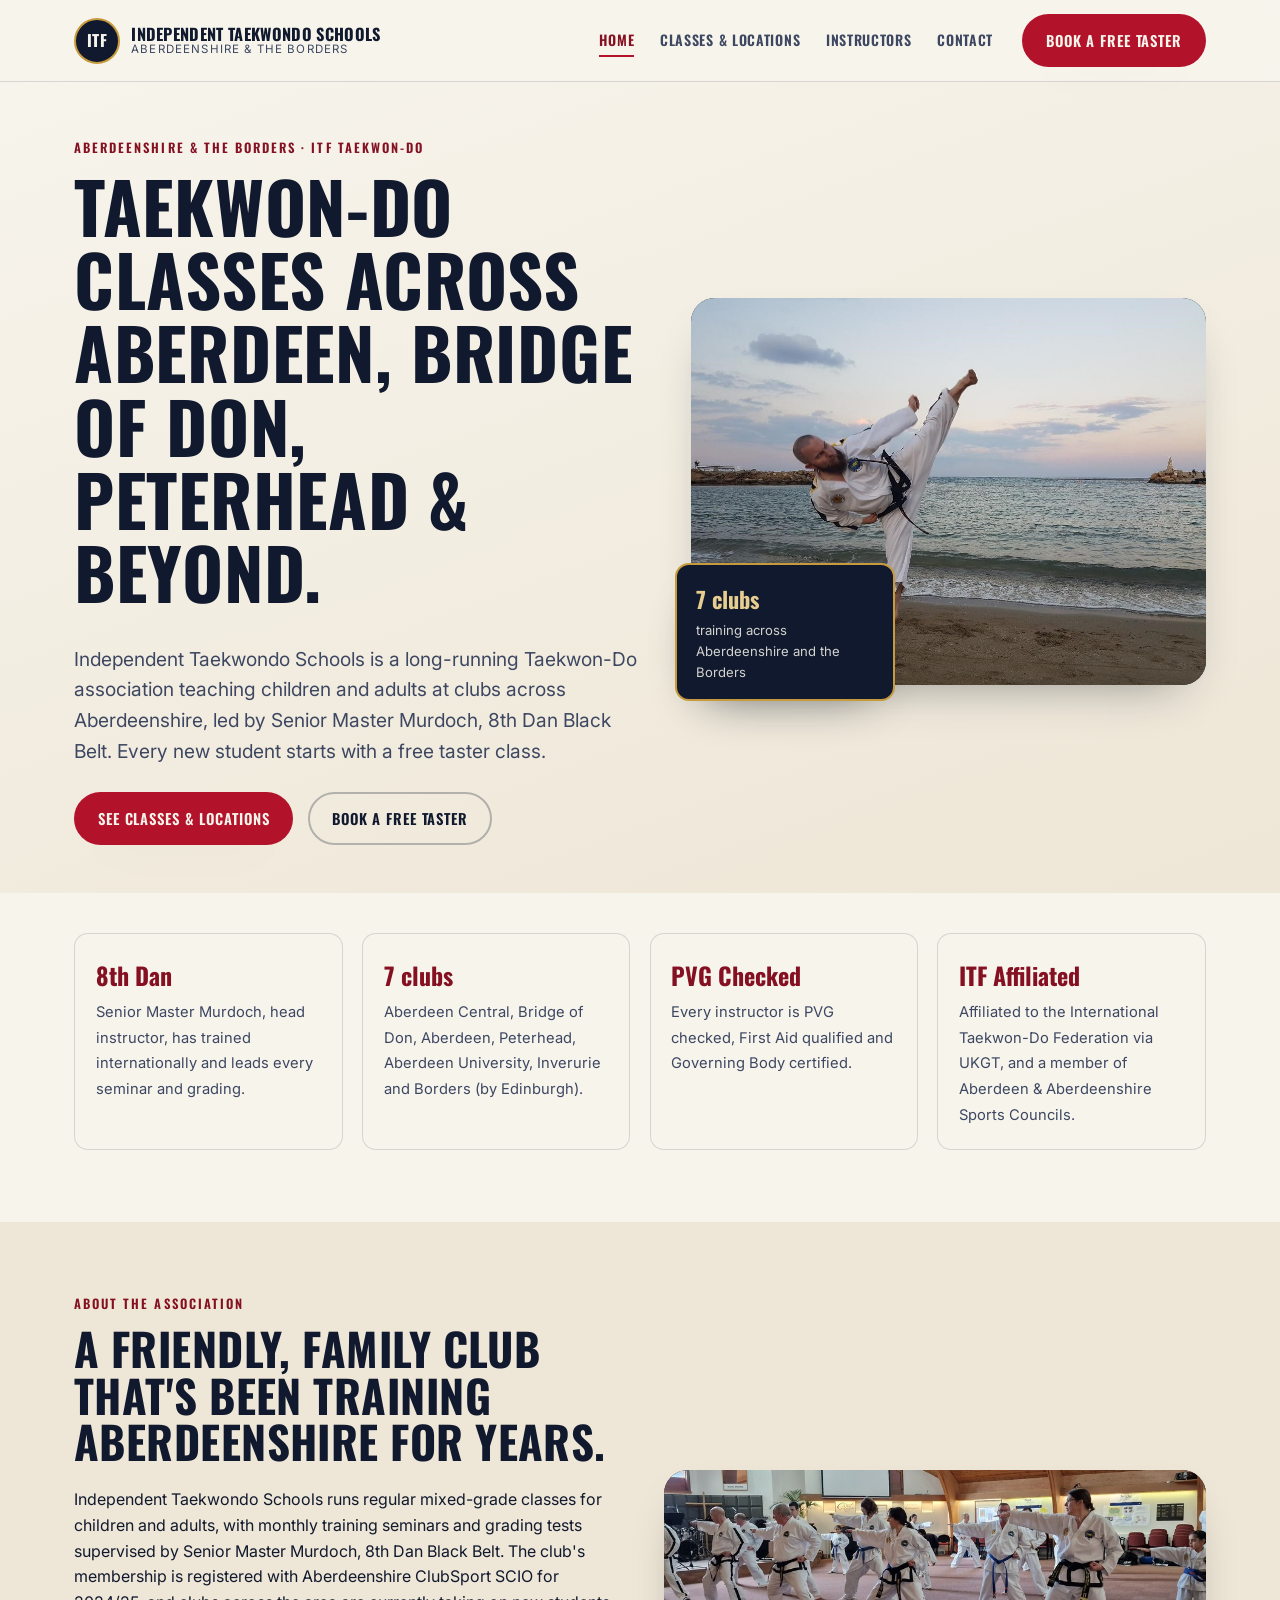
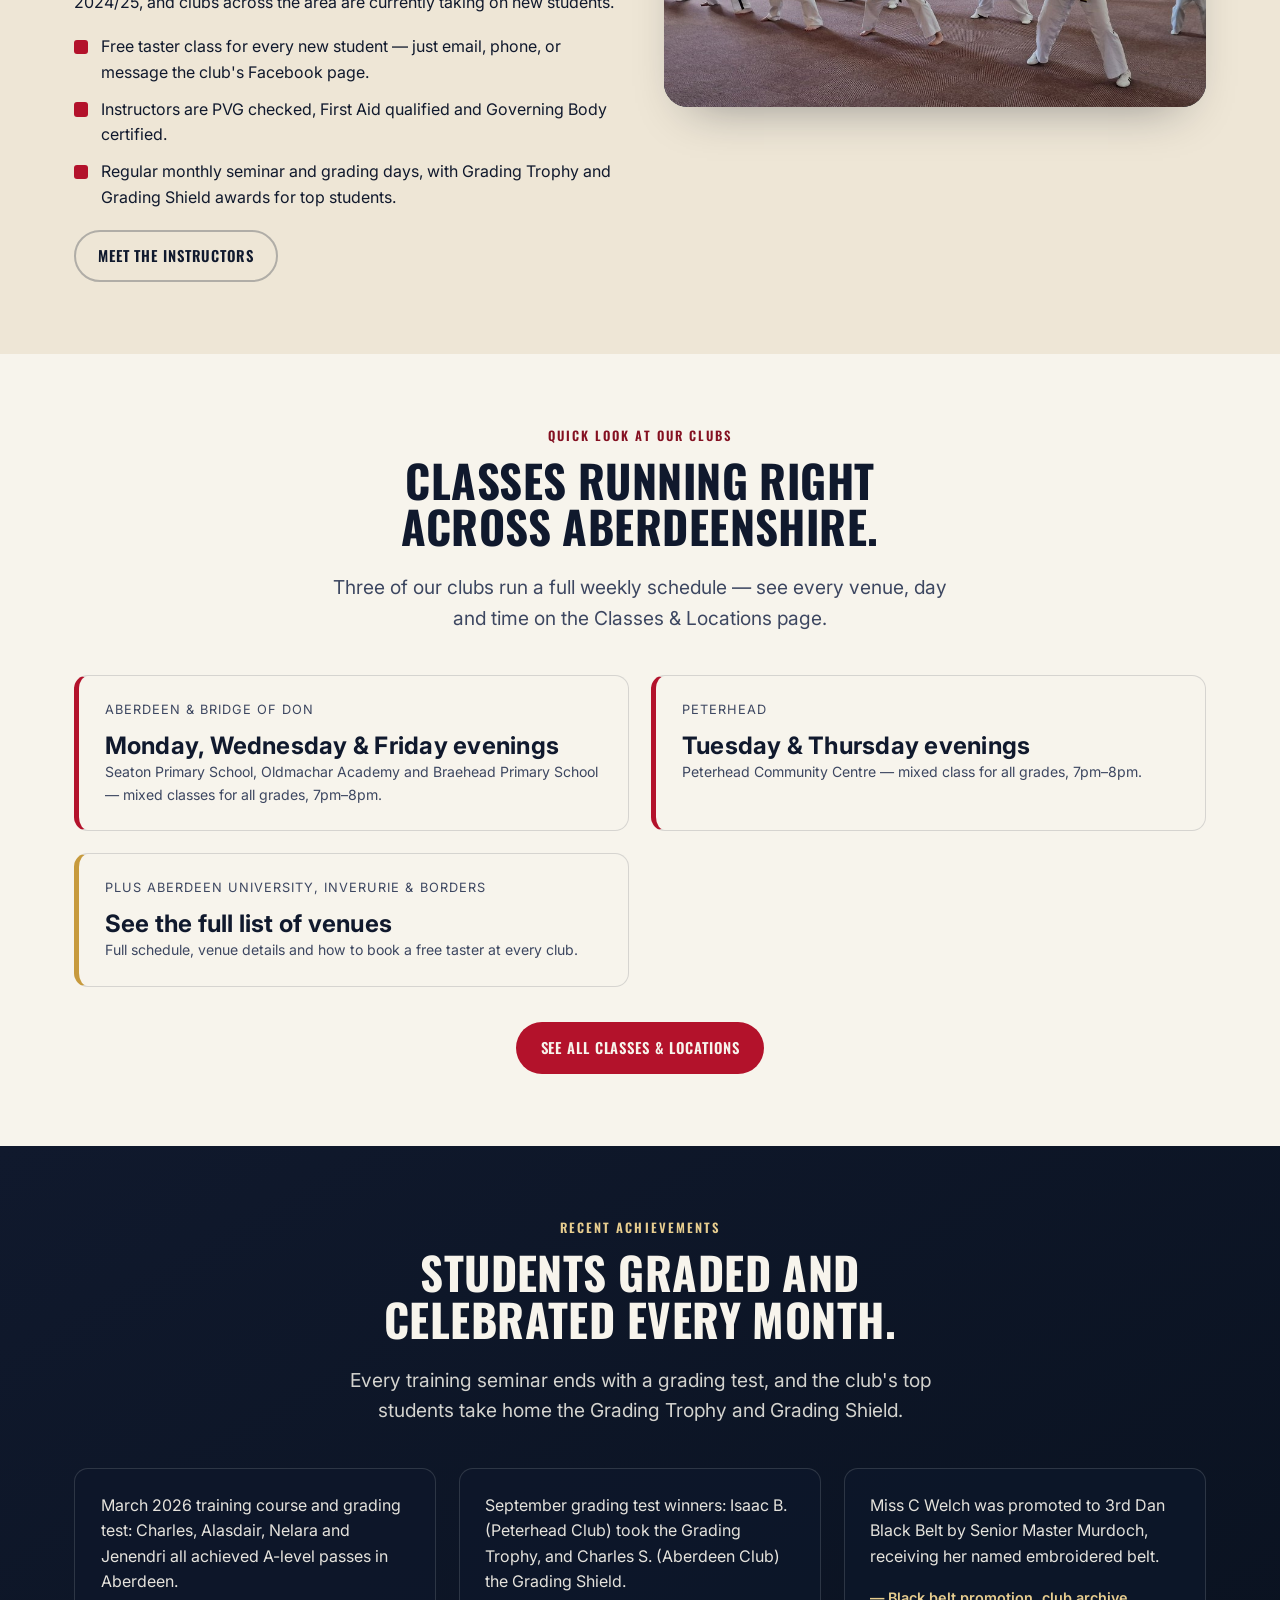
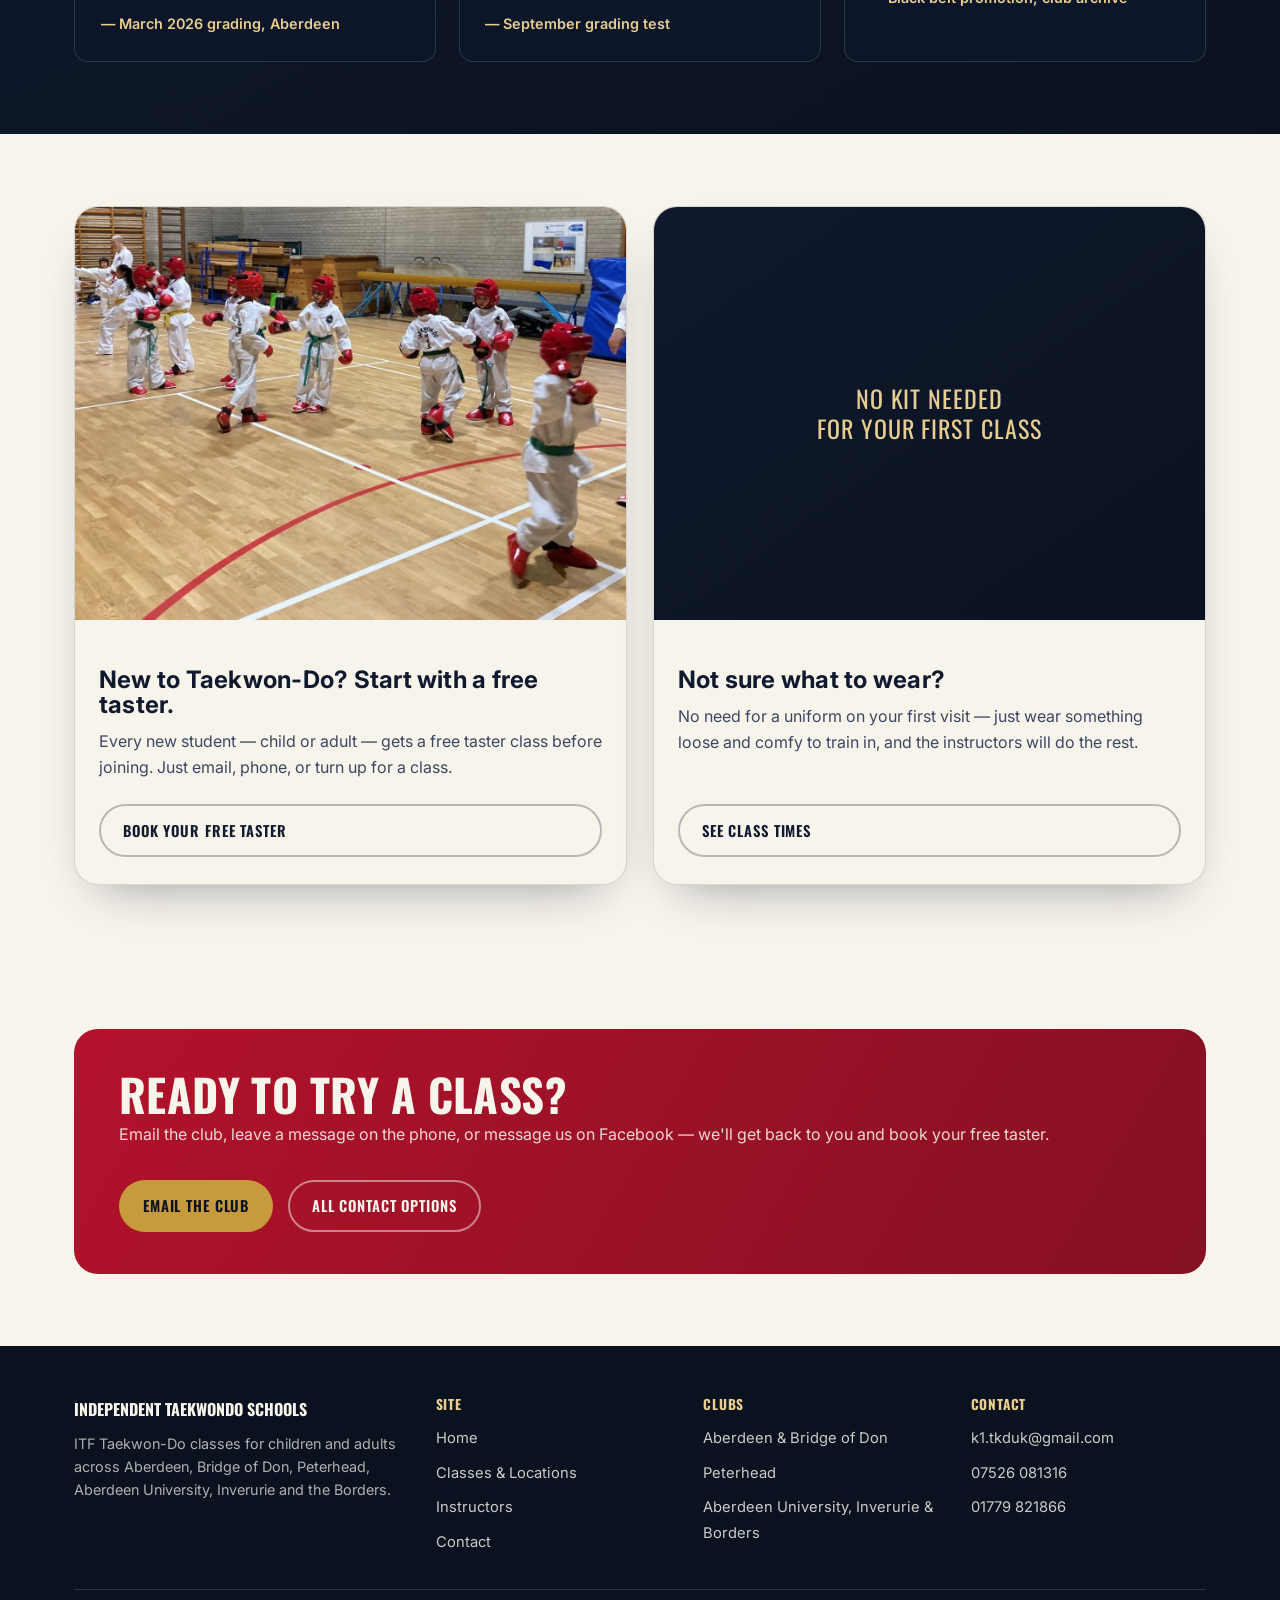
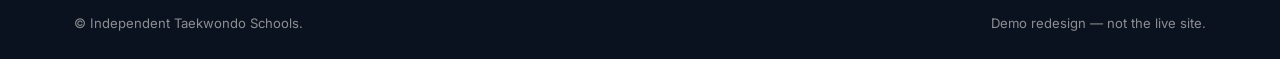
<file: index.html>
<!DOCTYPE html>
<html lang="en">
<head>
<meta charset="UTF-8">
<meta name="viewport" content="width=device-width, initial-scale=1.0">
<title>Independent Taekwondo Schools — ITF Taekwon-Do Classes Across Aberdeenshire</title>
<meta name="description" content="Independent Taekwondo Schools — a long-running ITF Taekwon-Do association teaching children and adults across Aberdeen, Bridge of Don, Peterhead, Aberdeen University, Inverurie and the Borders. Free taster class, PVG-checked instructors.">
<link rel="preconnect" href="https://fonts.googleapis.com">
<link rel="preconnect" href="https://fonts.gstatic.com" crossorigin>
<link href="https://fonts.googleapis.com/css2?family=Oswald:wght@500;600;700&family=Inter:wght@400;500;600;700&display=swap" rel="stylesheet">
<link rel="stylesheet" href="assets/css/style.css">
</head>
<body>

<header class="site-header">
  <div class="wrap">
    <a class="brand" href="index.html">
      <span class="brand-mark" aria-hidden="true">ITF</span>
      <span class="brand-text">
        <strong>Independent Taekwondo Schools</strong>
        <span>Aberdeenshire &amp; the Borders</span>
      </span>
    </a>
    <nav class="main-nav" id="main-nav">
      <ul>
        <li><a href="index.html" aria-current="page">Home</a></li>
        <li><a href="classes.html">Classes &amp; Locations</a></li>
        <li><a href="instructors.html">Instructors</a></li>
        <li><a href="contact.html">Contact</a></li>
      </ul>
      <a class="btn btn-primary" href="mailto:k1.tkduk@gmail.com?subject=Free%20taster%20class%20enquiry">Book a free taster</a>
    </nav>
    <button class="nav-toggle" aria-label="Toggle menu" aria-expanded="false" aria-controls="main-nav">
      <span></span><span></span><span></span>
    </button>
  </div>
</header>

<main>

  <section class="hero">
    <div class="wrap">
      <div class="hero-copy" data-reveal>
        <p class="eyebrow">Aberdeenshire &amp; the Borders · ITF Taekwon-Do</p>
        <h1>Taekwon-Do classes across Aberdeen, Bridge of Don, Peterhead &amp; beyond.</h1>
        <p class="lead">Independent Taekwondo Schools is a long-running Taekwon-Do association teaching children and adults at clubs across Aberdeenshire, led by Senior Master Murdoch, 8th Dan Black Belt. Every new student starts with a free taster class.</p>
        <div class="hero-actions">
          <a class="btn btn-primary" href="classes.html">See classes &amp; locations</a>
          <a class="btn btn-ghost" href="contact.html">Book a free taster</a>
        </div>
      </div>
      <div class="hero-media" data-reveal>
        <div class="frame">
          <img src="assets/img/hero-beach-kick.jpg" alt="A Taekwon-Do black belt performing a high turning kick on a beach at dusk" width="1024" height="768">
        </div>
        <div class="badge">
          <strong class="tabular">7 clubs</strong>
          <span>training across Aberdeenshire and the Borders</span>
        </div>
      </div>
    </div>
  </section>

  <section class="section" style="padding-top:2.5rem;">
    <div class="wrap">
      <div class="stat-row" data-reveal>
        <div class="stat-card">
          <strong>8th Dan</strong>
          <span>Senior Master Murdoch, head instructor, has trained internationally and leads every seminar and grading.</span>
        </div>
        <div class="stat-card">
          <strong class="tabular">7 clubs</strong>
          <span>Aberdeen Central, Bridge of Don, Aberdeen, Peterhead, Aberdeen University, Inverurie and Borders (by Edinburgh).</span>
        </div>
        <div class="stat-card">
          <strong>PVG Checked</strong>
          <span>Every instructor is PVG checked, First Aid qualified and Governing Body certified.</span>
        </div>
        <div class="stat-card">
          <strong>ITF Affiliated</strong>
          <span>Affiliated to the International Taekwon-Do Federation via UKGT, and a member of Aberdeen &amp; Aberdeenshire Sports Councils.</span>
        </div>
      </div>
    </div>
  </section>

  <section class="section section-alt">
    <div class="wrap split">
      <div class="copy" data-reveal>
        <p class="eyebrow">About the association</p>
        <h2>A friendly, family club that's been training Aberdeenshire for years.</h2>
        <p>Independent Taekwondo Schools runs regular mixed-grade classes for children and adults, with monthly training seminars and grading tests supervised by Senior Master Murdoch, 8th Dan Black Belt. The club's membership is registered with Aberdeenshire ClubSport SCIO for 2024/25, and clubs across the area are currently taking on new students.</p>
        <ul class="check-list">
          <li>Free taster class for every new student — just email, phone, or message the club's Facebook page.</li>
          <li>Instructors are PVG checked, First Aid qualified and Governing Body certified.</li>
          <li>Regular monthly seminar and grading days, with Grading Trophy and Grading Shield awards for top students.</li>
        </ul>
        <a class="btn btn-ghost" href="instructors.html">Meet the instructors</a>
      </div>
      <div class="media" data-reveal>
        <div class="frame wide">
          <img src="assets/img/hall-pattern-practice.jpg" alt="Instructors and students of mixed grades practising a Taekwon-Do pattern together in a training hall" width="1024" height="391" loading="lazy">
        </div>
      </div>
    </div>
  </section>

  <section class="section">
    <div class="wrap">
      <div class="section-head center" data-reveal>
        <p class="eyebrow" style="text-align:center;">Quick look at our clubs</p>
        <h2>Classes running right across Aberdeenshire.</h2>
        <p class="lead" style="margin-inline:auto;">Three of our clubs run a full weekly schedule — see every venue, day and time on the Classes &amp; Locations page.</p>
      </div>
      <div class="venue-grid" data-reveal>
        <div class="venue-card">
          <span class="venue-area">Aberdeen &amp; Bridge of Don</span>
          <h3>Monday, Wednesday &amp; Friday evenings</h3>
          <p class="venue-note">Seaton Primary School, Oldmachar Academy and Braehead Primary School — mixed classes for all grades, 7pm–8pm.</p>
        </div>
        <div class="venue-card">
          <span class="venue-area">Peterhead</span>
          <h3>Tuesday &amp; Thursday evenings</h3>
          <p class="venue-note">Peterhead Community Centre — mixed class for all grades, 7pm–8pm.</p>
        </div>
        <div class="venue-card linked">
          <span class="venue-area">Plus Aberdeen University, Inverurie &amp; Borders</span>
          <h3>See the full list of venues</h3>
          <p class="venue-note">Full schedule, venue details and how to book a free taster at every club.</p>
        </div>
      </div>
      <div style="text-align:center; margin-top:2.2rem;" data-reveal>
        <a class="btn btn-primary" href="classes.html">See all classes &amp; locations</a>
      </div>
    </div>
  </section>

  <section class="section section-dark">
    <div class="wrap">
      <div class="section-head center" data-reveal>
        <p class="eyebrow" style="text-align:center;">Recent achievements</p>
        <h2>Students graded and celebrated every month.</h2>
        <p class="lead" style="margin-inline:auto; color:color-mix(in oklab, var(--paper) 85%, transparent);">Every training seminar ends with a grading test, and the club's top students take home the Grading Trophy and Grading Shield.</p>
      </div>
      <div class="quote-grid" data-reveal>
        <div class="quote-card">
          <p>March 2026 training course and grading test: Charles, Alasdair, Nelara and Jenendri all achieved A-level passes in Aberdeen.</p>
          <cite>— March 2026 grading, Aberdeen</cite>
        </div>
        <div class="quote-card">
          <p>September grading test winners: Isaac B. (Peterhead Club) took the Grading Trophy, and Charles S. (Aberdeen Club) the Grading Shield.</p>
          <cite>— September grading test</cite>
        </div>
        <div class="quote-card">
          <p>Miss C Welch was promoted to 3rd Dan Black Belt by Senior Master Murdoch, receiving her named embroidered belt.</p>
          <cite>— Black belt promotion, club archive</cite>
        </div>
      </div>
    </div>
  </section>

  <section class="section">
    <div class="wrap">
      <div class="card-grid two" data-reveal>
        <article class="card">
          <div class="thumb">
            <img src="assets/img/junior-sparring-headgear.jpg" alt="Junior Taekwon-Do students sparring with protective head, hand and foot guards" width="900" height="475" loading="lazy">
          </div>
          <div class="card-body">
            <h3>New to Taekwon-Do? Start with a free taster.</h3>
            <p>Every new student — child or adult — gets a free taster class before joining. Just email, phone, or turn up for a class.</p>
            <a class="btn btn-ghost" href="contact.html">Book your free taster</a>
          </div>
        </article>
        <article class="card">
          <div class="thumb panel" aria-hidden="true">
            <span class="panel-mark">No kit needed<br>for your first class</span>
          </div>
          <div class="card-body">
            <h3>Not sure what to wear?</h3>
            <p>No need for a uniform on your first visit — just wear something loose and comfy to train in, and the instructors will do the rest.</p>
            <a class="btn btn-ghost" href="classes.html">See class times</a>
          </div>
        </article>
      </div>
    </div>
  </section>

  <section class="section">
    <div class="wrap">
      <div class="cta-band" data-reveal>
        <div>
          <h2>Ready to try a class?</h2>
          <p>Email the club, leave a message on the phone, or message us on Facebook — we'll get back to you and book your free taster.</p>
        </div>
        <div class="actions">
          <a class="btn btn-on-dark" href="mailto:k1.tkduk@gmail.com?subject=Free%20taster%20class%20enquiry">Email the club</a>
          <a class="btn btn-ghost" style="border-color:rgba(247,244,236,0.5); color:var(--paper);" href="contact.html">All contact options</a>
        </div>
      </div>
    </div>
  </section>

</main>

<footer class="site-footer">
  <div class="wrap">
    <div class="footer-grid">
      <div class="footer-brand">
        <strong>Independent Taekwondo Schools</strong>
        <p>ITF Taekwon-Do classes for children and adults across Aberdeen, Bridge of Don, Peterhead, Aberdeen University, Inverurie and the Borders.</p>
      </div>
      <div class="footer-col">
        <h4>Site</h4>
        <ul>
          <li><a href="index.html">Home</a></li>
          <li><a href="classes.html">Classes &amp; Locations</a></li>
          <li><a href="instructors.html">Instructors</a></li>
          <li><a href="contact.html">Contact</a></li>
        </ul>
      </div>
      <div class="footer-col">
        <h4>Clubs</h4>
        <ul>
          <li><a href="classes.html#aberdeen">Aberdeen &amp; Bridge of Don</a></li>
          <li><a href="classes.html#peterhead">Peterhead</a></li>
          <li><a href="classes.html#more-clubs">Aberdeen University, Inverurie &amp; Borders</a></li>
        </ul>
      </div>
      <div class="footer-col">
        <h4>Contact</h4>
        <ul>
          <li><a href="mailto:k1.tkduk@gmail.com">k1.tkduk@gmail.com</a></li>
          <li><a href="tel:07526081316">07526 081316</a></li>
          <li><a href="tel:01779821866">01779 821866</a></li>
        </ul>
      </div>
    </div>
    <div class="footer-bottom">
      <span>&copy; Independent Taekwondo Schools.</span>
      <span>Demo redesign — not the live site.</span>
    </div>
  </div>
</footer>

<script src="assets/js/main.js"></script>
</body>
</html>
</file>
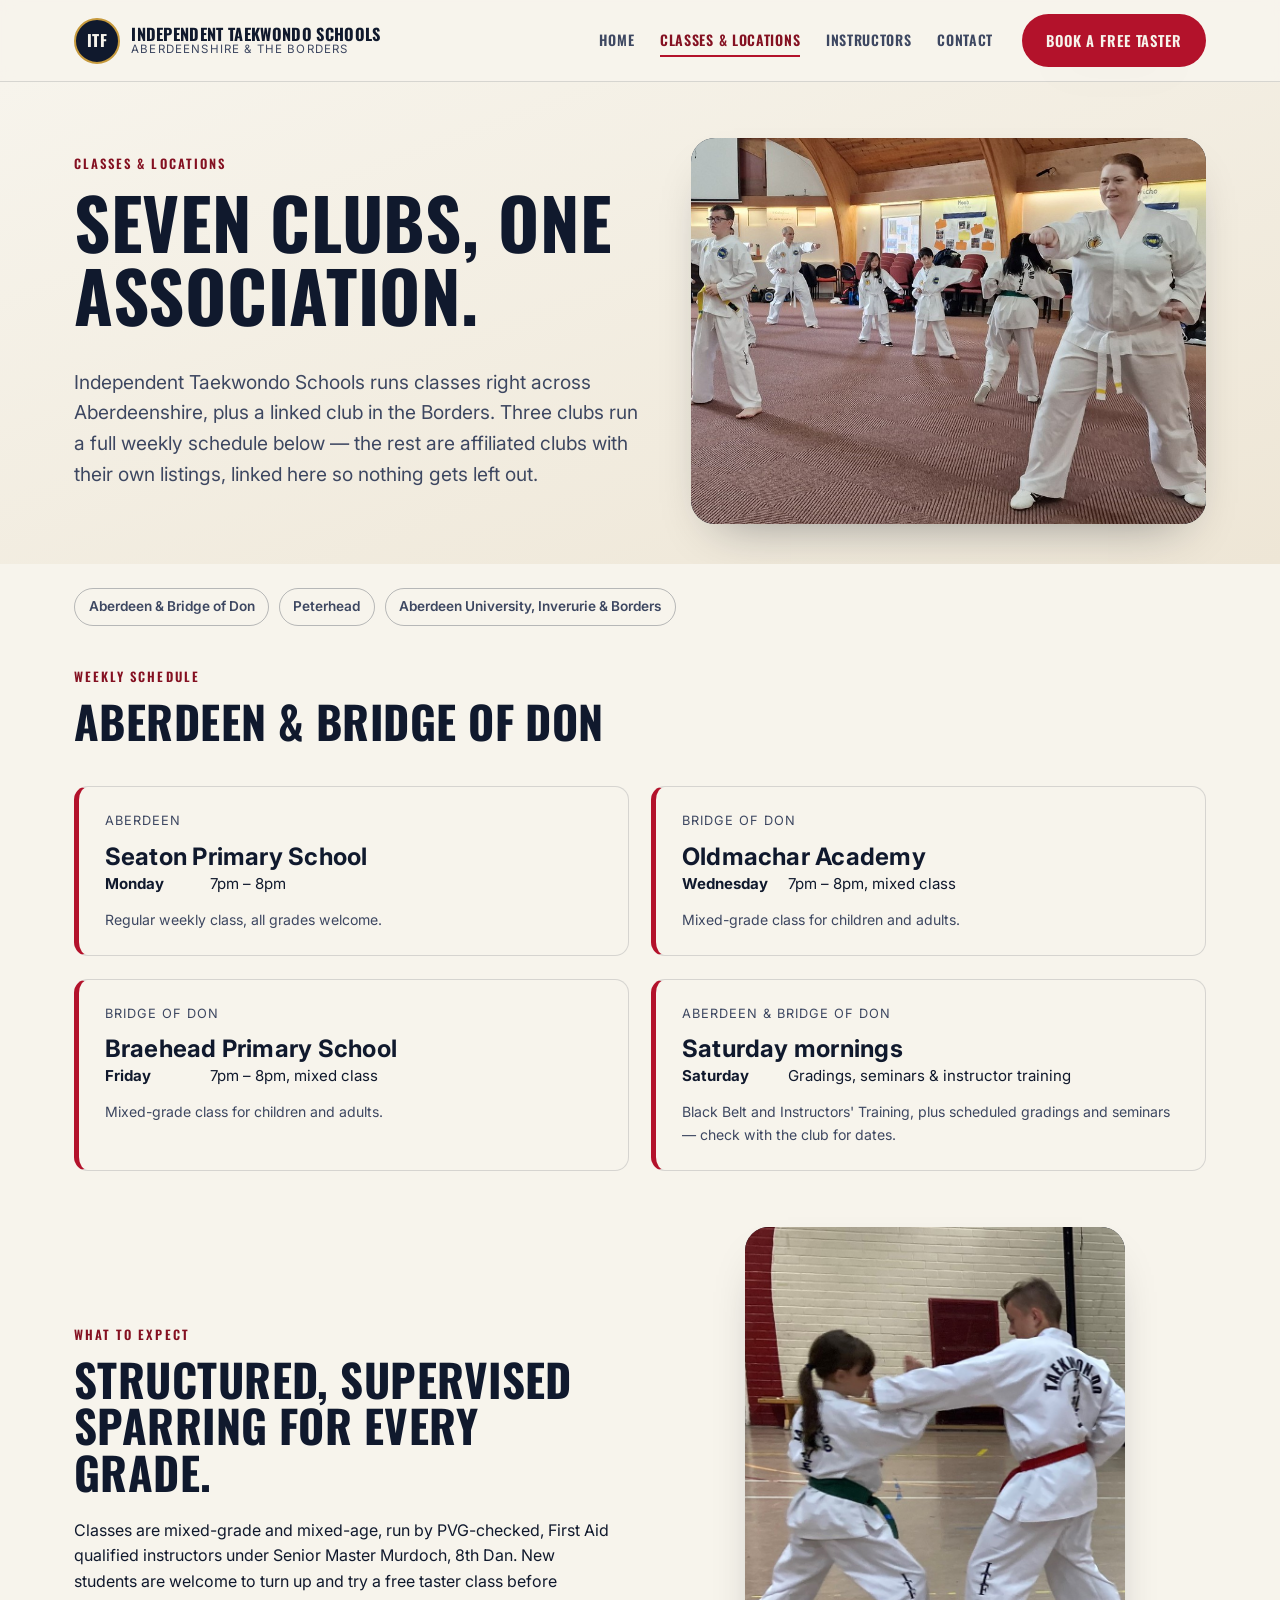
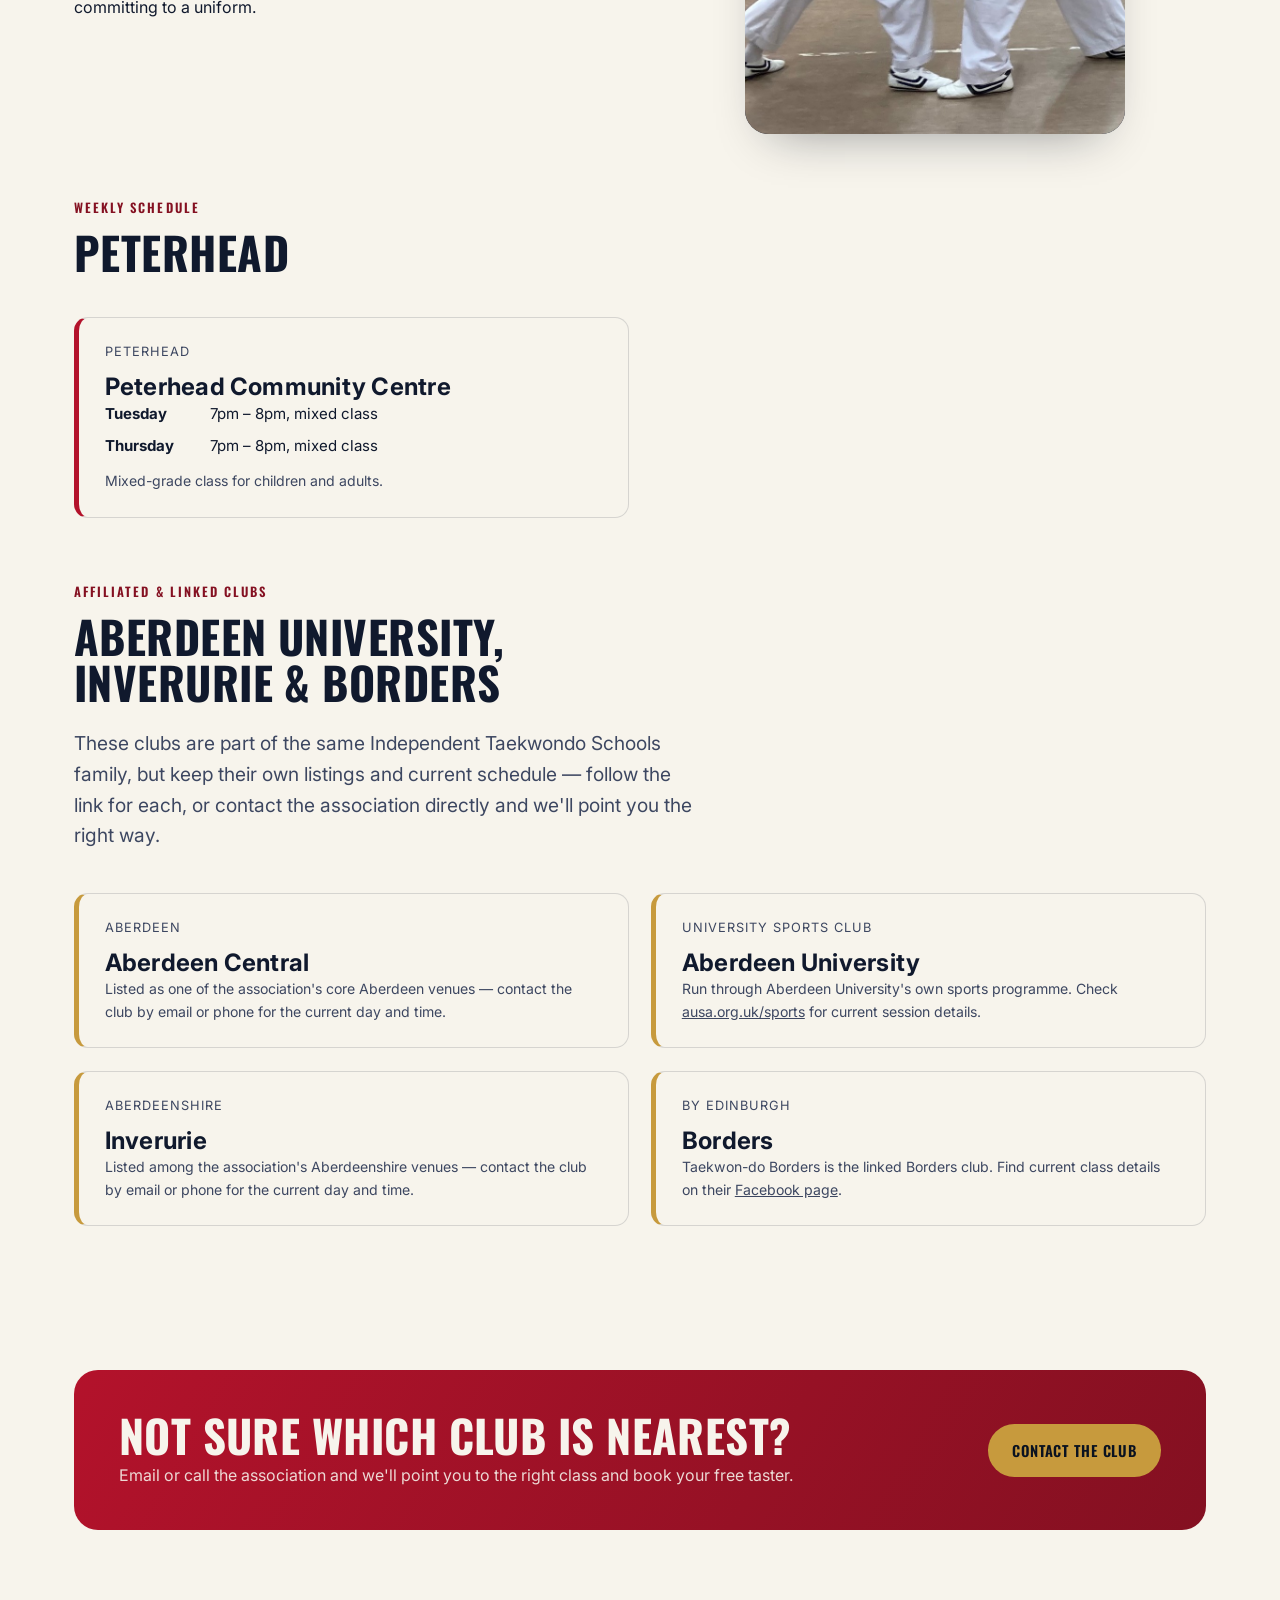
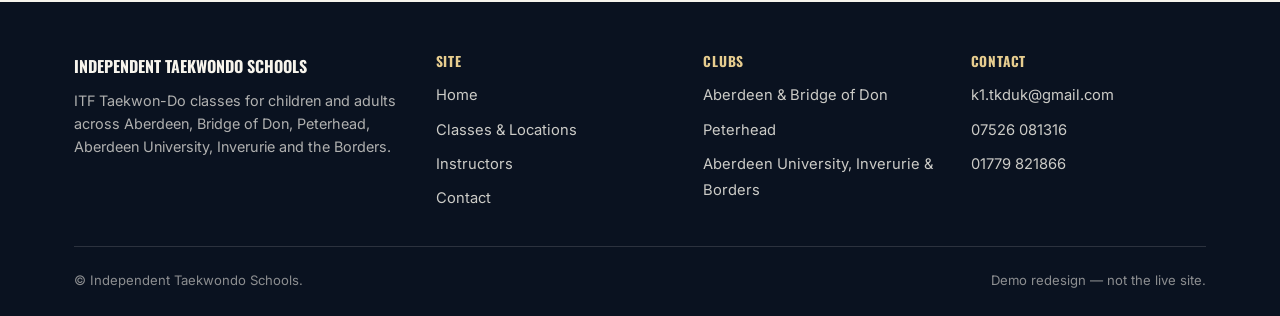
<file: classes.html>
<!DOCTYPE html>
<html lang="en">
<head>
<meta charset="UTF-8">
<meta name="viewport" content="width=device-width, initial-scale=1.0">
<title>Classes &amp; Locations — Independent Taekwondo Schools</title>
<meta name="description" content="Taekwon-Do class times and venues for Independent Taekwondo Schools: Aberdeen, Bridge of Don, Peterhead, Aberdeen University, Inverurie and Borders (by Edinburgh).">
<link rel="preconnect" href="https://fonts.googleapis.com">
<link rel="preconnect" href="https://fonts.gstatic.com" crossorigin>
<link href="https://fonts.googleapis.com/css2?family=Oswald:wght@500;600;700&family=Inter:wght@400;500;600;700&display=swap" rel="stylesheet">
<link rel="stylesheet" href="assets/css/style.css">
</head>
<body>

<header class="site-header">
  <div class="wrap">
    <a class="brand" href="index.html">
      <span class="brand-mark" aria-hidden="true">ITF</span>
      <span class="brand-text">
        <strong>Independent Taekwondo Schools</strong>
        <span>Aberdeenshire &amp; the Borders</span>
      </span>
    </a>
    <nav class="main-nav" id="main-nav">
      <ul>
        <li><a href="index.html">Home</a></li>
        <li><a href="classes.html" aria-current="page">Classes &amp; Locations</a></li>
        <li><a href="instructors.html">Instructors</a></li>
        <li><a href="contact.html">Contact</a></li>
      </ul>
      <a class="btn btn-primary" href="mailto:k1.tkduk@gmail.com?subject=Free%20taster%20class%20enquiry">Book a free taster</a>
    </nav>
    <button class="nav-toggle" aria-label="Toggle menu" aria-expanded="false" aria-controls="main-nav">
      <span></span><span></span><span></span>
    </button>
  </div>
</header>

<main>

  <section class="hero" style="padding-bottom: 2.5rem;">
    <div class="wrap">
      <div class="hero-copy" data-reveal>
        <p class="eyebrow">Classes &amp; Locations</p>
        <h1>Seven clubs, one association.</h1>
        <p class="lead">Independent Taekwondo Schools runs classes right across Aberdeenshire, plus a linked club in the Borders. Three clubs run a full weekly schedule below — the rest are affiliated clubs with their own listings, linked here so nothing gets left out.</p>
      </div>
      <div class="hero-media" data-reveal>
        <div class="frame">
          <img src="assets/img/training-hall-group.jpg" alt="A mixed class of adults and children in Taekwon-Do uniforms training together in a school hall" width="1024" height="639">
        </div>
      </div>
    </div>
  </section>

  <section class="section" style="padding-top:1.5rem;">
    <div class="wrap">

      <nav class="venue-jump scroll-thin" aria-label="Jump to club">
        <a href="#aberdeen">Aberdeen &amp; Bridge of Don</a>
        <a href="#peterhead">Peterhead</a>
        <a href="#more-clubs">Aberdeen University, Inverurie &amp; Borders</a>
      </nav>

      <div class="section-head" id="aberdeen" data-reveal>
        <p class="eyebrow">Weekly schedule</p>
        <h2>Aberdeen &amp; Bridge of Don</h2>
      </div>
      <div class="venue-grid" data-reveal>
        <div class="venue-card">
          <span class="venue-area">Aberdeen</span>
          <h3>Seaton Primary School</h3>
          <ul class="venue-schedule">
            <li><strong>Monday</strong><span>7pm – 8pm</span></li>
          </ul>
          <p class="venue-note">Regular weekly class, all grades welcome.</p>
        </div>
        <div class="venue-card">
          <span class="venue-area">Bridge of Don</span>
          <h3>Oldmachar Academy</h3>
          <ul class="venue-schedule">
            <li><strong>Wednesday</strong><span>7pm – 8pm, mixed class</span></li>
          </ul>
          <p class="venue-note">Mixed-grade class for children and adults.</p>
        </div>
        <div class="venue-card">
          <span class="venue-area">Bridge of Don</span>
          <h3>Braehead Primary School</h3>
          <ul class="venue-schedule">
            <li><strong>Friday</strong><span>7pm – 8pm, mixed class</span></li>
          </ul>
          <p class="venue-note">Mixed-grade class for children and adults.</p>
        </div>
        <div class="venue-card">
          <span class="venue-area">Aberdeen &amp; Bridge of Don</span>
          <h3>Saturday mornings</h3>
          <ul class="venue-schedule">
            <li><strong>Saturday</strong><span>Gradings, seminars &amp; instructor training</span></li>
          </ul>
          <p class="venue-note">Black Belt and Instructors' Training, plus scheduled gradings and seminars — check with the club for dates.</p>
        </div>
      </div>

      <div class="split" style="margin-top:3.5rem;" data-reveal>
        <div class="copy">
          <p class="eyebrow">What to expect</p>
          <h2>Structured, supervised sparring for every grade.</h2>
          <p>Classes are mixed-grade and mixed-age, run by PVG-checked, First Aid qualified instructors under Senior Master Murdoch, 8th Dan. New students are welcome to turn up and try a free taster class before committing to a uniform.</p>
        </div>
        <div class="media">
          <div class="frame tall" style="max-width: 380px; margin-inline:auto;">
            <img src="assets/img/sparring-pair.jpg" alt="Two Taekwon-Do students, a green belt and a red belt, practising sparring technique" width="885" height="1080" loading="lazy">
          </div>
        </div>
      </div>

      <div class="section-head" id="peterhead" style="margin-top:4rem;" data-reveal>
        <p class="eyebrow">Weekly schedule</p>
        <h2>Peterhead</h2>
      </div>
      <div class="venue-grid" data-reveal>
        <div class="venue-card">
          <span class="venue-area">Peterhead</span>
          <h3>Peterhead Community Centre</h3>
          <ul class="venue-schedule">
            <li><strong>Tuesday</strong><span>7pm – 8pm, mixed class</span></li>
            <li><strong>Thursday</strong><span>7pm – 8pm, mixed class</span></li>
          </ul>
          <p class="venue-note">Mixed-grade class for children and adults.</p>
        </div>
      </div>

      <div class="section-head" id="more-clubs" style="margin-top:4rem;" data-reveal>
        <p class="eyebrow">Affiliated &amp; linked clubs</p>
        <h2>Aberdeen University, Inverurie &amp; Borders</h2>
        <p class="lead">These clubs are part of the same Independent Taekwondo Schools family, but keep their own listings and current schedule — follow the link for each, or contact the association directly and we'll point you the right way.</p>
      </div>
      <div class="venue-grid" data-reveal>
        <div class="venue-card linked">
          <span class="venue-area">Aberdeen</span>
          <h3>Aberdeen Central</h3>
          <p class="venue-note">Listed as one of the association's core Aberdeen venues — contact the club by email or phone for the current day and time.</p>
        </div>
        <div class="venue-card linked">
          <span class="venue-area">University sports club</span>
          <h3>Aberdeen University</h3>
          <p class="venue-note">Run through Aberdeen University's own sports programme. Check <a href="https://www.ausa.org.uk/sports/" target="_blank" rel="noopener">ausa.org.uk/sports</a> for current session details.</p>
        </div>
        <div class="venue-card linked">
          <span class="venue-area">Aberdeenshire</span>
          <h3>Inverurie</h3>
          <p class="venue-note">Listed among the association's Aberdeenshire venues — contact the club by email or phone for the current day and time.</p>
        </div>
        <div class="venue-card linked">
          <span class="venue-area">By Edinburgh</span>
          <h3>Borders</h3>
          <p class="venue-note">Taekwon-do Borders is the linked Borders club. Find current class details on their <a href="https://www.facebook.com/profile.php?id=61573146817849" target="_blank" rel="noopener">Facebook page</a>.</p>
        </div>
      </div>

    </div>
  </section>

  <section class="section">
    <div class="wrap">
      <div class="cta-band" data-reveal>
        <div>
          <h2>Not sure which club is nearest?</h2>
          <p>Email or call the association and we'll point you to the right class and book your free taster.</p>
        </div>
        <div class="actions">
          <a class="btn btn-on-dark" href="contact.html">Contact the club</a>
        </div>
      </div>
    </div>
  </section>

</main>

<footer class="site-footer">
  <div class="wrap">
    <div class="footer-grid">
      <div class="footer-brand">
        <strong>Independent Taekwondo Schools</strong>
        <p>ITF Taekwon-Do classes for children and adults across Aberdeen, Bridge of Don, Peterhead, Aberdeen University, Inverurie and the Borders.</p>
      </div>
      <div class="footer-col">
        <h4>Site</h4>
        <ul>
          <li><a href="index.html">Home</a></li>
          <li><a href="classes.html">Classes &amp; Locations</a></li>
          <li><a href="instructors.html">Instructors</a></li>
          <li><a href="contact.html">Contact</a></li>
        </ul>
      </div>
      <div class="footer-col">
        <h4>Clubs</h4>
        <ul>
          <li><a href="classes.html#aberdeen">Aberdeen &amp; Bridge of Don</a></li>
          <li><a href="classes.html#peterhead">Peterhead</a></li>
          <li><a href="classes.html#more-clubs">Aberdeen University, Inverurie &amp; Borders</a></li>
        </ul>
      </div>
      <div class="footer-col">
        <h4>Contact</h4>
        <ul>
          <li><a href="mailto:k1.tkduk@gmail.com">k1.tkduk@gmail.com</a></li>
          <li><a href="tel:07526081316">07526 081316</a></li>
          <li><a href="tel:01779821866">01779 821866</a></li>
        </ul>
      </div>
    </div>
    <div class="footer-bottom">
      <span>&copy; Independent Taekwondo Schools.</span>
      <span>Demo redesign — not the live site.</span>
    </div>
  </div>
</footer>

<script src="assets/js/main.js"></script>
</body>
</html>
</file>
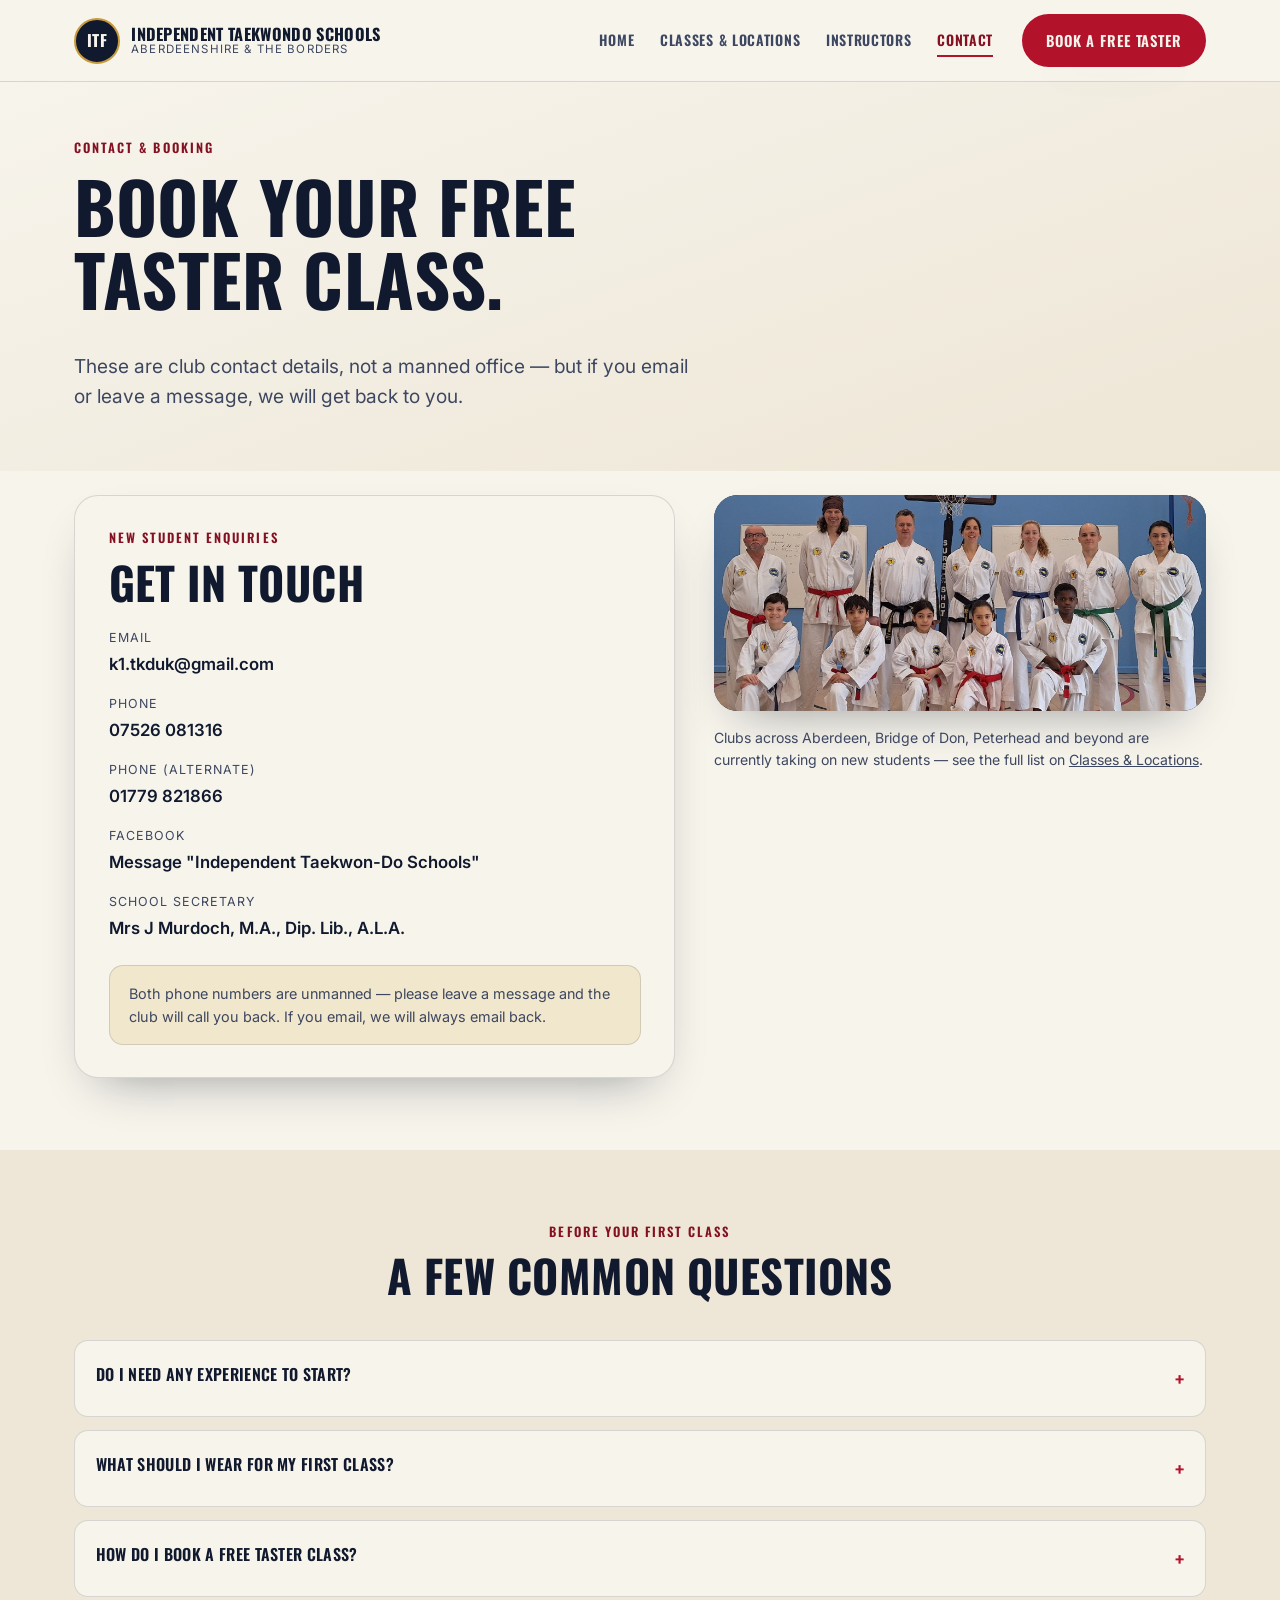
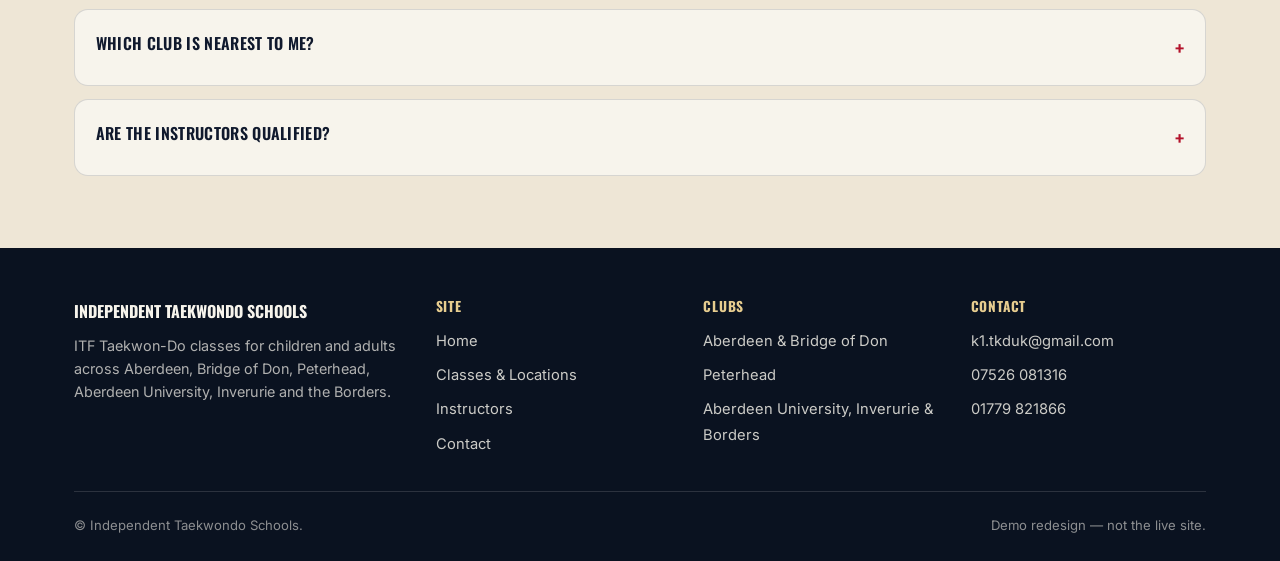
<file: contact.html>
<!DOCTYPE html>
<html lang="en">
<head>
<meta charset="UTF-8">
<meta name="viewport" content="width=device-width, initial-scale=1.0">
<title>Contact &amp; Booking — Independent Taekwondo Schools</title>
<meta name="description" content="Book a free taster class with Independent Taekwondo Schools. Email k1.tkduk@gmail.com or call 07526 081316 / 01779 821866 (unmanned phone, please leave a message).">
<link rel="preconnect" href="https://fonts.googleapis.com">
<link rel="preconnect" href="https://fonts.gstatic.com" crossorigin>
<link href="https://fonts.googleapis.com/css2?family=Oswald:wght@500;600;700&family=Inter:wght@400;500;600;700&display=swap" rel="stylesheet">
<link rel="stylesheet" href="assets/css/style.css">
</head>
<body>

<header class="site-header">
  <div class="wrap">
    <a class="brand" href="index.html">
      <span class="brand-mark" aria-hidden="true">ITF</span>
      <span class="brand-text">
        <strong>Independent Taekwondo Schools</strong>
        <span>Aberdeenshire &amp; the Borders</span>
      </span>
    </a>
    <nav class="main-nav" id="main-nav">
      <ul>
        <li><a href="index.html">Home</a></li>
        <li><a href="classes.html">Classes &amp; Locations</a></li>
        <li><a href="instructors.html">Instructors</a></li>
        <li><a href="contact.html" aria-current="page">Contact</a></li>
      </ul>
      <a class="btn btn-primary" href="mailto:k1.tkduk@gmail.com?subject=Free%20taster%20class%20enquiry">Book a free taster</a>
    </nav>
    <button class="nav-toggle" aria-label="Toggle menu" aria-expanded="false" aria-controls="main-nav">
      <span></span><span></span><span></span>
    </button>
  </div>
</header>

<main>

  <section class="hero" style="padding-bottom: 2.5rem;">
    <div class="wrap" style="grid-template-columns: 1fr;">
      <div class="hero-copy" data-reveal style="max-width: 62ch;">
        <p class="eyebrow">Contact &amp; booking</p>
        <h1>Book your free taster class.</h1>
        <p class="lead">These are club contact details, not a manned office — but if you email or leave a message, we will get back to you.</p>
      </div>
    </div>
  </section>

  <section class="section" style="padding-top:1.5rem;">
    <div class="wrap contact-grid">

      <div class="contact-card" data-reveal>
        <p class="eyebrow">New student enquiries</p>
        <h2>Get in touch</h2>
        <ul class="contact-list">
          <li>
            <span class="label">Email</span>
            <a href="mailto:k1.tkduk@gmail.com?subject=Free%20taster%20class%20enquiry">k1.tkduk@gmail.com</a>
          </li>
          <li>
            <span class="label">Phone</span>
            <a href="tel:07526081316">07526 081316</a>
          </li>
          <li>
            <span class="label">Phone (alternate)</span>
            <a href="tel:01779821866">01779 821866</a>
          </li>
          <li>
            <span class="label">Facebook</span>
            <span class="value">Message "Independent Taekwon-Do Schools"</span>
          </li>
          <li>
            <span class="label">School Secretary</span>
            <span class="value">Mrs J Murdoch, M.A., Dip. Lib., A.L.A.</span>
          </li>
        </ul>
        <div class="note-box">
          Both phone numbers are unmanned — please leave a message and the club will call you back. If you email, we will always email back.
        </div>
      </div>

      <div class="media" data-reveal>
        <div class="frame wide">
          <img src="assets/img/group-welcome-photo.jpg" alt="A mixed group of instructors and students, from children to adults, posing together after a training session" width="900" height="397" loading="lazy">
        </div>
        <p class="venue-note" style="margin-top:1rem;">Clubs across Aberdeen, Bridge of Don, Peterhead and beyond are currently taking on new students — see the full list on <a href="classes.html">Classes &amp; Locations</a>.</p>
      </div>

    </div>
  </section>

  <section class="section section-alt">
    <div class="wrap">
      <div class="section-head center" data-reveal>
        <p class="eyebrow" style="text-align:center;">Before your first class</p>
        <h2>A few common questions</h2>
      </div>
      <div class="faq-list" data-reveal>
        <details>
          <summary>Do I need any experience to start?</summary>
          <p>No — every new student, child or adult, starts with a free taster class. Classes are mixed-grade, so complete beginners train alongside more experienced students under instructor supervision.</p>
        </details>
        <details>
          <summary>What should I wear for my first class?</summary>
          <p>You don't need a uniform (dobok) for your first visit — just wear something loose and comfy to train in. Instructors will let you know what to get if you decide to continue.</p>
        </details>
        <details>
          <summary>How do I book a free taster class?</summary>
          <p>Email <a href="mailto:k1.tkduk@gmail.com">k1.tkduk@gmail.com</a>, call and leave a message on 07526 081316 or 01779 821866, or message the club's Facebook page — or simply turn up for a class at your nearest venue.</p>
        </details>
        <details>
          <summary>Which club is nearest to me?</summary>
          <p>The association runs classes at Aberdeen, Bridge of Don and Peterhead on a set weekly schedule, plus linked clubs at Aberdeen University, Inverurie and the Borders. See the full list with days and times on <a href="classes.html">Classes &amp; Locations</a>.</p>
        </details>
        <details>
          <summary>Are the instructors qualified?</summary>
          <p>Yes — every instructor is PVG checked, First Aid qualified and Governing Body certified, led by Senior Master Murdoch, 8th Dan Black Belt. See the full team on <a href="instructors.html">Instructors</a>.</p>
        </details>
      </div>
    </div>
  </section>

</main>

<footer class="site-footer">
  <div class="wrap">
    <div class="footer-grid">
      <div class="footer-brand">
        <strong>Independent Taekwondo Schools</strong>
        <p>ITF Taekwon-Do classes for children and adults across Aberdeen, Bridge of Don, Peterhead, Aberdeen University, Inverurie and the Borders.</p>
      </div>
      <div class="footer-col">
        <h4>Site</h4>
        <ul>
          <li><a href="index.html">Home</a></li>
          <li><a href="classes.html">Classes &amp; Locations</a></li>
          <li><a href="instructors.html">Instructors</a></li>
          <li><a href="contact.html">Contact</a></li>
        </ul>
      </div>
      <div class="footer-col">
        <h4>Clubs</h4>
        <ul>
          <li><a href="classes.html#aberdeen">Aberdeen &amp; Bridge of Don</a></li>
          <li><a href="classes.html#peterhead">Peterhead</a></li>
          <li><a href="classes.html#more-clubs">Aberdeen University, Inverurie &amp; Borders</a></li>
        </ul>
      </div>
      <div class="footer-col">
        <h4>Contact</h4>
        <ul>
          <li><a href="mailto:k1.tkduk@gmail.com">k1.tkduk@gmail.com</a></li>
          <li><a href="tel:07526081316">07526 081316</a></li>
          <li><a href="tel:01779821866">01779 821866</a></li>
        </ul>
      </div>
    </div>
    <div class="footer-bottom">
      <span>&copy; Independent Taekwondo Schools.</span>
      <span>Demo redesign — not the live site.</span>
    </div>
  </div>
</footer>

<script src="assets/js/main.js"></script>
</body>
</html>
</file>
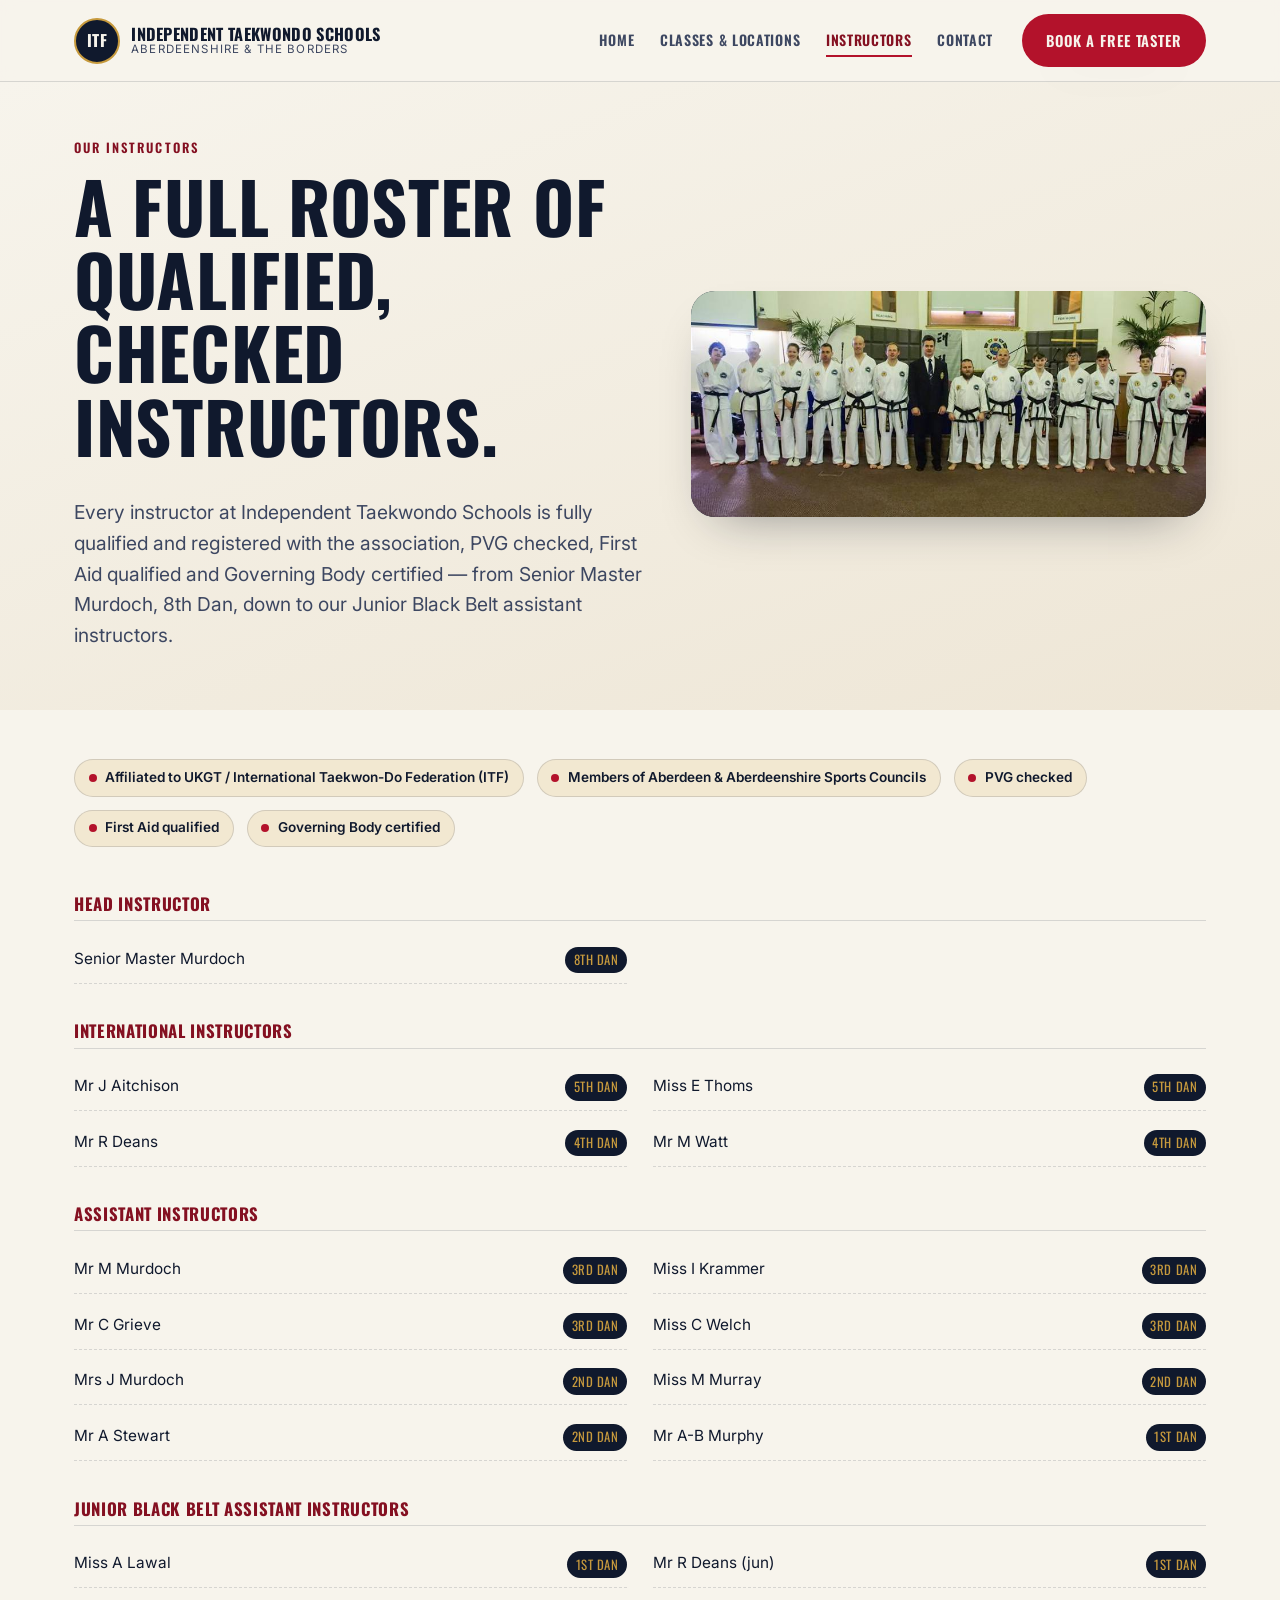
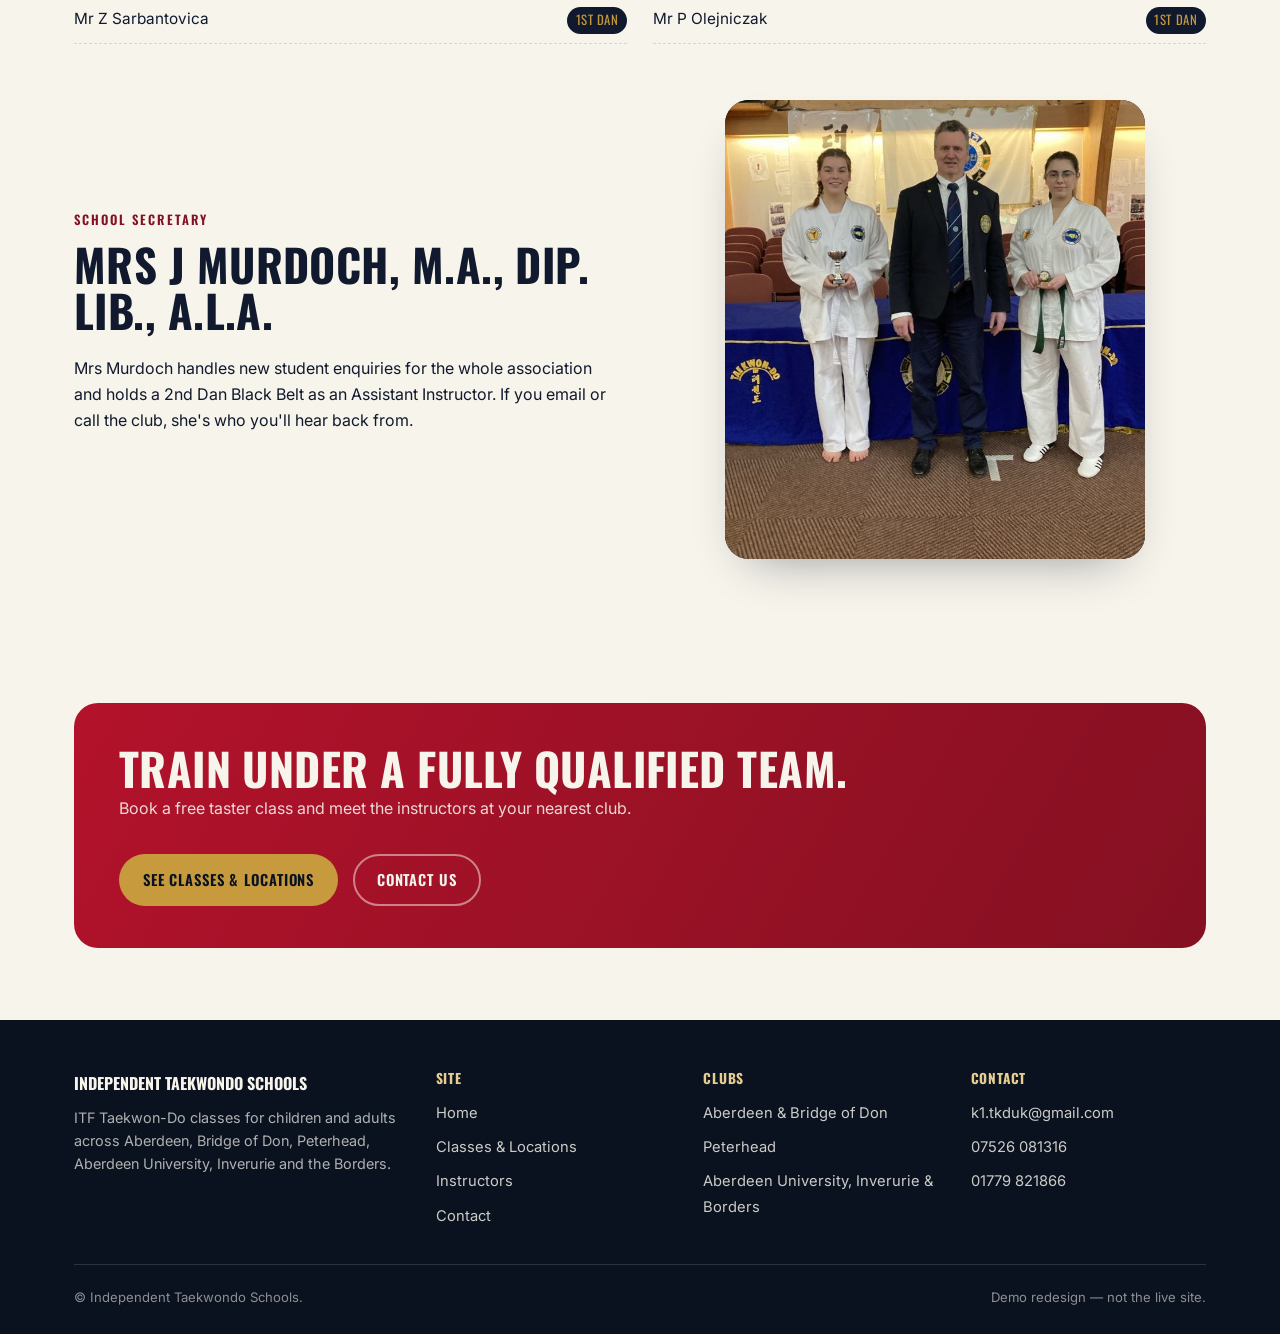
<file: instructors.html>
<!DOCTYPE html>
<html lang="en">
<head>
<meta charset="UTF-8">
<meta name="viewport" content="width=device-width, initial-scale=1.0">
<title>Instructors — Independent Taekwondo Schools</title>
<meta name="description" content="Meet the instructor team at Independent Taekwondo Schools: Senior Master Murdoch, 8th Dan, and a full roster of PVG-checked, First Aid qualified, Governing Body certified International, Assistant and Junior Black Belt instructors.">
<link rel="preconnect" href="https://fonts.googleapis.com">
<link rel="preconnect" href="https://fonts.gstatic.com" crossorigin>
<link href="https://fonts.googleapis.com/css2?family=Oswald:wght@500;600;700&family=Inter:wght@400;500;600;700&display=swap" rel="stylesheet">
<link rel="stylesheet" href="assets/css/style.css">
</head>
<body>

<header class="site-header">
  <div class="wrap">
    <a class="brand" href="index.html">
      <span class="brand-mark" aria-hidden="true">ITF</span>
      <span class="brand-text">
        <strong>Independent Taekwondo Schools</strong>
        <span>Aberdeenshire &amp; the Borders</span>
      </span>
    </a>
    <nav class="main-nav" id="main-nav">
      <ul>
        <li><a href="index.html">Home</a></li>
        <li><a href="classes.html">Classes &amp; Locations</a></li>
        <li><a href="instructors.html" aria-current="page">Instructors</a></li>
        <li><a href="contact.html">Contact</a></li>
      </ul>
      <a class="btn btn-primary" href="mailto:k1.tkduk@gmail.com?subject=Free%20taster%20class%20enquiry">Book a free taster</a>
    </nav>
    <button class="nav-toggle" aria-label="Toggle menu" aria-expanded="false" aria-controls="main-nav">
      <span></span><span></span><span></span>
    </button>
  </div>
</header>

<main>

  <section class="hero" style="padding-bottom: 2.5rem;">
    <div class="wrap">
      <div class="hero-copy" data-reveal>
        <p class="eyebrow">Our instructors</p>
        <h1>A full roster of qualified, checked instructors.</h1>
        <p class="lead">Every instructor at Independent Taekwondo Schools is fully qualified and registered with the association, PVG checked, First Aid qualified and Governing Body certified — from Senior Master Murdoch, 8th Dan, down to our Junior Black Belt assistant instructors.</p>
      </div>
      <div class="hero-media" data-reveal>
        <div class="frame wide">
          <img src="assets/img/blackbelt-team-photo.jpg" alt="A line-up of black belt instructors and senior grade students with Senior Master Murdoch at a training seminar" width="900" height="495">
        </div>
      </div>
    </div>
  </section>

  <section class="section" style="padding-top:1.5rem;">
    <div class="wrap">

      <div class="trust-strip" data-reveal>
        <span class="trust-item"><span class="dot"></span>Affiliated to UKGT / International Taekwon-Do Federation (ITF)</span>
        <span class="trust-item"><span class="dot"></span>Members of Aberdeen &amp; Aberdeenshire Sports Councils</span>
        <span class="trust-item"><span class="dot"></span>PVG checked</span>
        <span class="trust-item"><span class="dot"></span>First Aid qualified</span>
        <span class="trust-item"><span class="dot"></span>Governing Body certified</span>
      </div>

      <div class="instructor-tier" style="margin-top:3rem;" data-reveal>
        <h3>Head Instructor</h3>
        <ul class="instructor-list">
          <li><span>Senior Master Murdoch</span><span class="grade">8th Dan</span></li>
        </ul>
      </div>

      <div class="instructor-tier" data-reveal>
        <h3>International Instructors</h3>
        <ul class="instructor-list">
          <li><span>Mr J Aitchison</span><span class="grade">5th Dan</span></li>
          <li><span>Miss E Thoms</span><span class="grade">5th Dan</span></li>
          <li><span>Mr R Deans</span><span class="grade">4th Dan</span></li>
          <li><span>Mr M Watt</span><span class="grade">4th Dan</span></li>
        </ul>
      </div>

      <div class="instructor-tier" data-reveal>
        <h3>Assistant Instructors</h3>
        <ul class="instructor-list">
          <li><span>Mr M Murdoch</span><span class="grade">3rd Dan</span></li>
          <li><span>Miss I Krammer</span><span class="grade">3rd Dan</span></li>
          <li><span>Mr C Grieve</span><span class="grade">3rd Dan</span></li>
          <li><span>Miss C Welch</span><span class="grade">3rd Dan</span></li>
          <li><span>Mrs J Murdoch</span><span class="grade">2nd Dan</span></li>
          <li><span>Miss M Murray</span><span class="grade">2nd Dan</span></li>
          <li><span>Mr A Stewart</span><span class="grade">2nd Dan</span></li>
          <li><span>Mr A-B Murphy</span><span class="grade">1st Dan</span></li>
        </ul>
      </div>

      <div class="instructor-tier" data-reveal>
        <h3>Junior Black Belt Assistant Instructors</h3>
        <ul class="instructor-list">
          <li><span>Miss A Lawal</span><span class="grade">1st Dan</span></li>
          <li><span>Mr R Deans (jun)</span><span class="grade">1st Dan</span></li>
          <li><span>Mr Z Sarbantovica</span><span class="grade">1st Dan</span></li>
          <li><span>Mr P Olejniczak</span><span class="grade">1st Dan</span></li>
        </ul>
      </div>

      <div class="split" style="margin-top:3.5rem;" data-reveal>
        <div class="copy">
          <p class="eyebrow">School Secretary</p>
          <h2>Mrs J Murdoch, M.A., Dip. Lib., A.L.A.</h2>
          <p>Mrs Murdoch handles new student enquiries for the whole association and holds a 2nd Dan Black Belt as an Assistant Instructor. If you email or call the club, she's who you'll hear back from.</p>
        </div>
        <div class="media">
          <div class="frame cap" style="--cap-w:420px;">
            <img src="assets/img/grading-trophy-winners.jpg" alt="Two students holding the Grading Trophy and Grading Shield awards alongside an instructor at a seminar" width="733" height="801" loading="lazy">
          </div>
        </div>
      </div>

    </div>
  </section>

  <section class="section">
    <div class="wrap">
      <div class="cta-band" data-reveal>
        <div>
          <h2>Train under a fully qualified team.</h2>
          <p>Book a free taster class and meet the instructors at your nearest club.</p>
        </div>
        <div class="actions">
          <a class="btn btn-on-dark" href="classes.html">See classes &amp; locations</a>
          <a class="btn btn-ghost" style="border-color:rgba(247,244,236,0.5); color:var(--paper);" href="contact.html">Contact us</a>
        </div>
      </div>
    </div>
  </section>

</main>

<footer class="site-footer">
  <div class="wrap">
    <div class="footer-grid">
      <div class="footer-brand">
        <strong>Independent Taekwondo Schools</strong>
        <p>ITF Taekwon-Do classes for children and adults across Aberdeen, Bridge of Don, Peterhead, Aberdeen University, Inverurie and the Borders.</p>
      </div>
      <div class="footer-col">
        <h4>Site</h4>
        <ul>
          <li><a href="index.html">Home</a></li>
          <li><a href="classes.html">Classes &amp; Locations</a></li>
          <li><a href="instructors.html">Instructors</a></li>
          <li><a href="contact.html">Contact</a></li>
        </ul>
      </div>
      <div class="footer-col">
        <h4>Clubs</h4>
        <ul>
          <li><a href="classes.html#aberdeen">Aberdeen &amp; Bridge of Don</a></li>
          <li><a href="classes.html#peterhead">Peterhead</a></li>
          <li><a href="classes.html#more-clubs">Aberdeen University, Inverurie &amp; Borders</a></li>
        </ul>
      </div>
      <div class="footer-col">
        <h4>Contact</h4>
        <ul>
          <li><a href="mailto:k1.tkduk@gmail.com">k1.tkduk@gmail.com</a></li>
          <li><a href="tel:07526081316">07526 081316</a></li>
          <li><a href="tel:01779821866">01779 821866</a></li>
        </ul>
      </div>
    </div>
    <div class="footer-bottom">
      <span>&copy; Independent Taekwondo Schools.</span>
      <span>Demo redesign — not the live site.</span>
    </div>
  </div>
</footer>

<script src="assets/js/main.js"></script>
</body>
</html>
</file>
<file: assets/css/style.css>
/* Independent Taekwondo Schools — demo redesign
   Palette: dobok-white paper, deep navy ink, ITF-red accent, black-belt gold
   for achievement callouts. Distinct from any other build in this pipeline. */

@view-transition {
  navigation: auto;
}

:root {
  --paper: #f7f4ec;
  --paper-alt: #eee6d6;
  --ink: #10192d;
  --ink-soft: #3d4761;
  --navy: #10192d;
  --navy-dark: #0a1220;
  --red: #b3122b;
  --red-dark: #841021;
  --gold: #c79a3d;
  --gold-soft: #e7cd8f;
  --line: rgba(16, 25, 45, 0.14);
  --line-strong: rgba(16, 25, 45, 0.28);
  --shadow: 0 22px 48px -26px rgba(10, 18, 32, 0.45);
  --radius: 14px;
  --radius-lg: 24px;
  --font-display: "Oswald", "Arial Narrow", sans-serif;
  --font-body: "Inter", "Segoe UI", sans-serif;
}

* {
  box-sizing: border-box;
}

html {
  scroll-behavior: smooth;
}

@media (prefers-reduced-motion: reduce) {
  html {
    scroll-behavior: auto;
  }
  * {
    animation-duration: 0.01ms !important;
    animation-iteration-count: 1 !important;
    transition-duration: 0.01ms !important;
    scroll-behavior: auto !important;
  }
}

body {
  margin: 0;
  font-family: var(--font-body);
  color: var(--ink);
  background: var(--paper);
  line-height: 1.6;
  -webkit-font-smoothing: antialiased;
}

img {
  max-width: 100%;
  display: block;
}

a {
  color: inherit;
}

h1, h2, h3, h4 {
  font-family: var(--font-display);
  font-weight: 700;
  line-height: 1.04;
  margin: 0 0 0.5em;
  letter-spacing: 0.01em;
  text-transform: uppercase;
}

h1 {
  font-size: clamp(2.5rem, 6vw, 4.4rem);
  font-weight: 700;
}

h2 {
  font-size: clamp(1.85rem, 4vw, 2.8rem);
}

h3 {
  font-size: clamp(1.2rem, 2.2vw, 1.5rem);
  text-transform: none;
  font-weight: 700;
  font-family: var(--font-body);
}

p {
  margin: 0 0 1em;
  overflow-wrap: anywhere;
}

.wrap {
  max-width: 1180px;
  margin: 0 auto;
  padding: 0 1.5rem;
}

.eyebrow {
  font-family: var(--font-display);
  text-transform: uppercase;
  letter-spacing: 0.16em;
  font-size: 0.8rem;
  font-weight: 600;
  color: var(--red-dark);
  margin: 0 0 0.8em;
}

.lead {
  font-size: clamp(1.05rem, 1.6vw, 1.2rem);
  color: var(--ink-soft);
  max-width: 56ch;
}

/* Thin custom scrollbars on internally-scrolling elements */
.scroll-thin {
  scrollbar-width: thin;
  scrollbar-color: var(--red) var(--paper-alt);
}
.scroll-thin::-webkit-scrollbar {
  width: 8px;
  height: 8px;
}
.scroll-thin::-webkit-scrollbar-track {
  background: var(--paper-alt);
  border-radius: 8px;
}
.scroll-thin::-webkit-scrollbar-thumb {
  background: var(--red);
  border-radius: 8px;
}

.tabular {
  font-variant-numeric: tabular-nums;
}

/* ---------- Buttons ---------- */
.btn {
  display: inline-flex;
  align-items: center;
  gap: 0.5em;
  font-family: var(--font-display);
  text-transform: uppercase;
  letter-spacing: 0.06em;
  font-size: 0.92rem;
  font-weight: 600;
  padding: 0.85em 1.5em;
  border-radius: 999px;
  border: 2px solid transparent;
  cursor: pointer;
  text-decoration: none;
  transition: background 0.2s ease, color 0.2s ease, border-color 0.2s ease, transform 0.2s ease;
  min-width: 0;
}
.btn-primary {
  background: var(--red);
  color: var(--paper);
  box-shadow: var(--shadow);
}
.btn-primary:hover {
  background: var(--red-dark);
  transform: translateY(-2px);
}
.btn-ghost {
  background: transparent;
  color: var(--ink);
  border-color: var(--line-strong);
}
.btn-ghost:hover {
  border-color: var(--red);
  color: var(--red-dark);
}
.btn-on-dark {
  background: var(--gold);
  color: var(--navy-dark);
}
.btn-on-dark:hover {
  background: var(--gold-soft);
}

/* ---------- Header ---------- */
.site-header {
  position: sticky;
  top: 0;
  z-index: 40;
  background: color-mix(in oklab, var(--paper) 92%, transparent);
  backdrop-filter: blur(8px);
  border-bottom: 1px solid var(--line);
}
.site-header .wrap {
  display: flex;
  align-items: center;
  justify-content: space-between;
  gap: 1.5rem;
  padding-top: 0.9rem;
  padding-bottom: 0.9rem;
}
.brand {
  display: flex;
  align-items: center;
  gap: 0.7rem;
  text-decoration: none;
  color: var(--ink);
  min-width: 0;
}
.brand-mark {
  width: 46px;
  height: 46px;
  border-radius: 50%;
  background: var(--navy);
  color: var(--paper);
  display: flex;
  align-items: center;
  justify-content: center;
  font-family: var(--font-display);
  font-weight: 700;
  font-size: 1rem;
  letter-spacing: 0.02em;
  flex: none;
  border: 2px solid var(--gold);
}
.brand-text {
  display: flex;
  flex-direction: column;
  line-height: 1.15;
  min-width: 0;
  overflow-wrap: anywhere;
}
.brand-text strong {
  font-family: var(--font-display);
  text-transform: uppercase;
  font-size: 1.02rem;
  letter-spacing: 0.02em;
}
.brand-text span {
  font-size: 0.72rem;
  color: var(--ink-soft);
  text-transform: uppercase;
  letter-spacing: 0.1em;
}
.main-nav {
  display: flex;
  align-items: center;
  gap: 1.8rem;
}
.main-nav ul {
  list-style: none;
  display: flex;
  gap: 1.6rem;
  margin: 0;
  padding: 0;
}
.main-nav ul a {
  text-decoration: none;
  font-family: var(--font-display);
  text-transform: uppercase;
  font-size: 0.88rem;
  letter-spacing: 0.05em;
  font-weight: 600;
  color: var(--ink-soft);
  padding: 0.4em 0;
  border-bottom: 2px solid transparent;
}
.main-nav ul a:hover,
.main-nav ul a[aria-current="page"] {
  color: var(--red-dark);
  border-color: var(--red);
}
.nav-toggle {
  display: none;
  flex-direction: column;
  justify-content: center;
  gap: 5px;
  width: 42px;
  height: 42px;
  border-radius: 10px;
  border: 1px solid var(--line-strong);
  background: transparent;
  cursor: pointer;
}
.nav-toggle span {
  display: block;
  width: 20px;
  height: 2px;
  background: var(--ink);
  margin: 0 auto;
}

@media (max-width: 860px) {
  .nav-toggle {
    display: flex;
  }
  .main-nav {
    position: fixed;
    inset: 64px 0 0 0;
    background: var(--paper);
    flex-direction: column;
    align-items: stretch;
    padding: 1.5rem;
    gap: 1.2rem;
    transform: translateY(-8px);
    opacity: 0;
    pointer-events: none;
    transition: opacity 0.2s ease, transform 0.2s ease;
    overflow-y: auto;
  }
  .main-nav.is-open {
    opacity: 1;
    transform: translateY(0);
    pointer-events: auto;
  }
  .main-nav ul {
    flex-direction: column;
    gap: 0;
  }
  .main-nav ul li {
    border-bottom: 1px solid var(--line);
  }
  .main-nav ul a {
    display: block;
    padding: 0.9em 0.2em;
  }
  .main-nav .btn {
    margin-top: 0.5rem;
    justify-content: center;
  }
}

/* ---------- Hero ---------- */
.hero {
  padding: 3.5rem 0 3rem;
  background: linear-gradient(in oklch 160deg, var(--paper) 0%, var(--paper-alt) 100%);
  overflow: hidden;
}
.hero .wrap {
  display: grid;
  grid-template-columns: 1.05fr 0.95fr;
  gap: 3rem;
  align-items: center;
}
.hero-copy {
  min-width: 0;
}
.hero-actions {
  display: flex;
  flex-wrap: wrap;
  gap: 0.9rem;
  margin-top: 1.6rem;
}
.hero-media {
  position: relative;
  min-width: 0;
}
.frame {
  border-radius: var(--radius-lg);
  overflow: hidden;
  box-shadow: var(--shadow);
  aspect-ratio: 4 / 3;
  background: var(--navy);
}
.frame img {
  width: 100%;
  height: 100%;
  object-fit: cover;
}
.frame.wide {
  aspect-ratio: 16 / 7;
}
.frame.tall {
  aspect-ratio: 3 / 4;
}
.frame.cap {
  aspect-ratio: auto;
  width: min(100%, var(--cap-w, 480px));
  margin-inline: auto;
}
.frame.cap img {
  height: auto;
  aspect-ratio: attr(width) / attr(height);
}
.badge {
  position: absolute;
  left: -1rem;
  bottom: -1rem;
  background: var(--navy);
  color: var(--paper);
  border-radius: var(--radius);
  padding: 1rem 1.2rem;
  display: flex;
  flex-direction: column;
  gap: 0.15rem;
  box-shadow: var(--shadow);
  border: 2px solid var(--gold);
  max-width: 220px;
}
.badge strong {
  font-family: var(--font-display);
  font-size: 1.4rem;
  color: var(--gold-soft);
}
.badge span {
  font-size: 0.82rem;
  color: color-mix(in oklab, var(--paper) 85%, transparent);
}

@media (max-width: 900px) {
  .hero .wrap {
    grid-template-columns: 1fr;
  }
  .badge {
    left: 1rem;
    bottom: 1rem;
  }
}

/* ---------- Sections ---------- */
.section {
  padding: 4.5rem 0;
}
.section-alt {
  background: var(--paper-alt);
}
.section-dark {
  background: linear-gradient(in oklch 150deg, var(--navy) 0%, var(--navy-dark) 100%);
  color: var(--paper);
}
.section-dark .eyebrow {
  color: var(--gold-soft);
}
.section-head {
  max-width: 62ch;
  margin-bottom: 2.6rem;
}
.section-head.center {
  margin-inline: auto;
  text-align: center;
}

/* ---------- Stat row / trust strip ---------- */
.stat-row {
  display: grid;
  grid-template-columns: repeat(4, 1fr);
  gap: 1.2rem;
}
.stat-card {
  min-width: 0;
  background: var(--paper);
  border: 1px solid var(--line);
  border-radius: var(--radius);
  padding: 1.4rem 1.3rem;
  box-sizing: border-box;
  overflow-wrap: anywhere;
}
.stat-card strong {
  display: block;
  font-family: var(--font-display);
  font-size: 1.5rem;
  color: var(--red-dark);
  margin-bottom: 0.3rem;
}
.stat-card span {
  font-size: 0.92rem;
  color: var(--ink-soft);
}

.trust-strip {
  display: flex;
  flex-wrap: wrap;
  gap: 0.8rem;
  margin-top: 1.6rem;
}
.trust-item {
  display: flex;
  align-items: center;
  gap: 0.55rem;
  background: color-mix(in oklab, var(--paper) 70%, var(--gold-soft) 30%);
  border: 1px solid var(--line);
  border-radius: 999px;
  padding: 0.5em 1em;
  font-size: 0.85rem;
  font-weight: 600;
  color: var(--navy);
  min-width: 0;
}
.trust-item .dot {
  width: 8px;
  height: 8px;
  border-radius: 50%;
  background: var(--red);
  flex: none;
}

@media (max-width: 760px) {
  .stat-row {
    grid-template-columns: 1fr 1fr;
  }
}

/* ---------- Split layout ---------- */
.split {
  display: grid;
  grid-template-columns: 1fr 1fr;
  gap: 3rem;
  align-items: center;
}
.split.reverse {
  direction: rtl;
}
.split.reverse > * {
  direction: ltr;
}
.check-list {
  list-style: none;
  margin: 1.2rem 0;
  padding: 0;
  display: grid;
  gap: 0.7rem;
}
.check-list li {
  position: relative;
  padding-left: 1.7em;
  overflow-wrap: anywhere;
}
.check-list li::before {
  content: "";
  position: absolute;
  left: 0;
  top: 0.35em;
  width: 0.9em;
  height: 0.9em;
  border-radius: 3px;
  background: var(--red);
}

@media (max-width: 860px) {
  .split {
    grid-template-columns: 1fr;
  }
}

/* ---------- Card grid ---------- */
.card-grid {
  display: grid;
  grid-template-columns: repeat(3, 1fr);
  grid-auto-rows: auto;
  gap: 1.6rem;
}
.card-grid.two {
  grid-template-columns: repeat(2, 1fr);
}
.card {
  display: grid;
  grid-template-rows: subgrid;
  grid-row: span 2;
  background: var(--paper);
  border: 1px solid var(--line);
  border-radius: var(--radius-lg);
  overflow: hidden;
  box-shadow: var(--shadow);
  min-width: 0;
}
.card .thumb {
  aspect-ratio: 4 / 3;
  overflow: hidden;
  background: var(--navy);
}
.card .thumb img {
  width: 100%;
  height: 100%;
  object-fit: cover;
  transition: transform 0.4s ease;
}
.card:hover .thumb img {
  transform: scale(1.05);
}
.card .thumb.panel {
  display: flex;
  align-items: center;
  justify-content: center;
  text-align: center;
  padding: 1.6rem;
  background: linear-gradient(in oklch 145deg, var(--navy) 0%, var(--navy-dark) 100%);
  color: var(--paper);
}
.card .thumb.panel .panel-mark {
  font-family: var(--font-display);
  text-transform: uppercase;
  letter-spacing: 0.04em;
  font-size: 1.5rem;
  color: var(--gold-soft);
  line-height: 1.25;
}
.card-body {
  padding: 1.4rem 1.5rem 1.7rem;
  display: flex;
  flex-direction: column;
  gap: 0.5rem;
  min-width: 0;
  overflow-wrap: anywhere;
}
.card-body h3 {
  margin-bottom: 0.2rem;
}
.card-body p {
  color: var(--ink-soft);
  flex: 1;
}

@media (max-width: 900px) {
  .card-grid,
  .card-grid.two {
    grid-template-columns: 1fr;
  }
}

/* ---------- Venue / class cards ---------- */
.venue-jump {
  display: flex;
  gap: 0.6rem;
  overflow-x: auto;
  padding-bottom: 0.6rem;
  margin-bottom: 2rem;
}
.venue-jump a {
  flex: none;
  text-decoration: none;
  font-size: 0.85rem;
  font-weight: 600;
  padding: 0.5em 1em;
  border-radius: 999px;
  border: 1px solid var(--line-strong);
  color: var(--ink-soft);
  white-space: nowrap;
}
.venue-jump a:hover {
  border-color: var(--red);
  color: var(--red-dark);
}

.venue-grid {
  display: grid;
  grid-template-columns: repeat(2, 1fr);
  gap: 1.4rem;
}
.venue-card {
  min-width: 0;
  background: var(--paper);
  border: 1px solid var(--line);
  border-left: 5px solid var(--red);
  border-radius: var(--radius);
  padding: 1.5rem 1.6rem;
  box-sizing: border-box;
  overflow-wrap: anywhere;
}
.venue-card.linked {
  border-left-color: var(--gold);
}
.venue-card h3 {
  margin-bottom: 0.15rem;
}
.venue-card .venue-area {
  font-size: 0.8rem;
  text-transform: uppercase;
  letter-spacing: 0.08em;
  color: var(--ink-soft);
  margin-bottom: 0.8rem;
  display: block;
}
.venue-schedule {
  list-style: none;
  margin: 0 0 0.8rem;
  padding: 0;
  display: grid;
  gap: 0.45rem;
}
.venue-schedule li {
  display: flex;
  gap: 0.6rem;
  font-size: 0.94rem;
  min-width: 0;
}
.venue-schedule li strong {
  flex: none;
  color: var(--navy);
  min-width: 6.4em;
}
.venue-note {
  font-size: 0.88rem;
  color: var(--ink-soft);
  margin: 0;
}

@media (max-width: 760px) {
  .venue-grid {
    grid-template-columns: 1fr;
  }
}

/* ---------- Instructor grid ---------- */
.instructor-tier {
  margin-bottom: 2.4rem;
}
.instructor-tier h3 {
  font-family: var(--font-display);
  text-transform: uppercase;
  color: var(--red-dark);
  font-size: 1.05rem;
  letter-spacing: 0.04em;
  border-bottom: 1px solid var(--line);
  padding-bottom: 0.5rem;
  margin-bottom: 1rem;
}
.instructor-list {
  list-style: none;
  margin: 0;
  padding: 0;
  display: grid;
  grid-template-columns: repeat(2, 1fr);
  gap: 0.6rem 1.6rem;
}
.instructor-list li {
  display: flex;
  justify-content: space-between;
  gap: 0.8rem;
  padding: 0.6em 0;
  border-bottom: 1px dashed var(--line);
  font-size: 0.96rem;
  min-width: 0;
  overflow-wrap: anywhere;
}
.instructor-list li .grade {
  flex: none;
  font-family: var(--font-display);
  font-size: 0.8rem;
  letter-spacing: 0.04em;
  color: var(--gold);
  background: var(--navy);
  padding: 0.25em 0.7em;
  border-radius: 999px;
  text-transform: uppercase;
}

@media (max-width: 700px) {
  .instructor-list {
    grid-template-columns: 1fr;
  }
}

/* ---------- Quote / achievement grid ---------- */
.quote-grid {
  display: grid;
  grid-template-columns: repeat(3, 1fr);
  gap: 1.4rem;
}
.quote-card {
  background: color-mix(in oklab, var(--navy) 88%, black 4%);
  border: 1px solid rgba(247, 244, 236, 0.14);
  border-radius: var(--radius);
  padding: 1.5rem 1.6rem;
  min-width: 0;
  overflow-wrap: anywhere;
}
.quote-card p {
  font-size: 1rem;
  color: color-mix(in oklab, var(--paper) 92%, transparent);
}
.quote-card cite {
  font-style: normal;
  font-weight: 600;
  color: var(--gold-soft);
  font-size: 0.9rem;
}

@media (max-width: 900px) {
  .quote-grid {
    grid-template-columns: 1fr;
  }
}

/* ---------- CTA band ---------- */
.cta-band {
  display: flex;
  justify-content: space-between;
  align-items: center;
  gap: 2rem;
  background: linear-gradient(in oklch 120deg, var(--red) 0%, var(--red-dark) 100%);
  color: var(--paper);
  border-radius: var(--radius-lg);
  padding: 2.6rem 2.8rem;
  flex-wrap: wrap;
}
.cta-band h2 {
  margin-bottom: 0.3rem;
}
.cta-band p {
  color: color-mix(in oklab, var(--paper) 88%, transparent);
  margin: 0;
}
.cta-band .actions {
  display: flex;
  gap: 0.9rem;
  flex-wrap: wrap;
}

/* ---------- FAQ (native details/summary) ---------- */
.faq-list {
  display: grid;
  gap: 0.8rem;
}
.faq-list details {
  background: var(--paper);
  border: 1px solid var(--line);
  border-radius: var(--radius);
  padding: 0.2rem 1.3rem;
  box-sizing: border-box;
}
.faq-list summary {
  cursor: pointer;
  font-family: var(--font-display);
  text-transform: uppercase;
  letter-spacing: 0.02em;
  font-weight: 600;
  padding: 1.1rem 0;
  list-style: none;
  display: flex;
  justify-content: space-between;
  gap: 1rem;
  min-width: 0;
}
.faq-list summary::-webkit-details-marker {
  display: none;
}
.faq-list summary::after {
  content: "+";
  font-size: 1.3rem;
  color: var(--red);
  flex: none;
}
.faq-list details[open] summary::after {
  content: "\2212";
}
.faq-list details p {
  color: var(--ink-soft);
  padding-bottom: 1.1rem;
  margin: 0;
}

/* ---------- Contact ---------- */
.contact-grid {
  display: grid;
  grid-template-columns: 1.1fr 0.9fr;
  gap: 2.4rem;
  align-items: start;
}
.contact-card {
  background: var(--paper);
  border: 1px solid var(--line);
  border-radius: var(--radius-lg);
  padding: 2rem 2.1rem;
  box-shadow: var(--shadow);
  box-sizing: border-box;
}
.contact-list {
  list-style: none;
  margin: 1.4rem 0 0;
  padding: 0;
  display: grid;
  gap: 1rem;
}
.contact-list li {
  display: grid;
  gap: 0.2rem;
  min-width: 0;
  overflow-wrap: anywhere;
}
.contact-list .label {
  font-size: 0.78rem;
  text-transform: uppercase;
  letter-spacing: 0.08em;
  color: var(--ink-soft);
}
.contact-list a,
.contact-list .value {
  font-size: 1.05rem;
  font-weight: 600;
  color: var(--navy);
  text-decoration: none;
  overflow-wrap: anywhere;
}
.contact-list a:hover {
  color: var(--red-dark);
}
.note-box {
  margin-top: 1.4rem;
  background: color-mix(in oklab, var(--gold-soft) 35%, var(--paper) 65%);
  border: 1px solid var(--line);
  border-radius: var(--radius);
  padding: 1rem 1.2rem;
  font-size: 0.9rem;
  color: var(--ink-soft);
  box-sizing: border-box;
  overflow-wrap: anywhere;
}

@media (max-width: 860px) {
  .contact-grid {
    grid-template-columns: 1fr;
  }
}

/* ---------- Footer ---------- */
.site-footer {
  background: var(--navy-dark);
  color: color-mix(in oklab, var(--paper) 82%, transparent);
  padding: 3.2rem 0 1.6rem;
}
.footer-grid {
  display: grid;
  grid-template-columns: 1.4fr 1fr 1fr 1fr;
  gap: 2rem;
  padding-bottom: 2.2rem;
  border-bottom: 1px solid rgba(247, 244, 236, 0.14);
}
.footer-brand {
  min-width: 0;
}
.footer-brand strong {
  font-family: var(--font-display);
  text-transform: uppercase;
  color: var(--paper);
  display: block;
  margin-bottom: 0.6rem;
}
.footer-brand p {
  font-size: 0.9rem;
  color: color-mix(in oklab, var(--paper) 70%, transparent);
}
.footer-col {
  min-width: 0;
}
.footer-col h4 {
  font-family: var(--font-display);
  text-transform: uppercase;
  font-size: 0.85rem;
  letter-spacing: 0.06em;
  color: var(--gold-soft);
  margin-bottom: 0.9rem;
}
.footer-col ul {
  list-style: none;
  margin: 0;
  padding: 0;
  display: grid;
  gap: 0.55rem;
}
.footer-col a {
  text-decoration: none;
  font-size: 0.92rem;
  color: color-mix(in oklab, var(--paper) 82%, transparent);
  overflow-wrap: anywhere;
}
.footer-col a:hover {
  color: var(--gold-soft);
}
.footer-bottom {
  display: flex;
  justify-content: space-between;
  gap: 1rem;
  flex-wrap: wrap;
  padding-top: 1.4rem;
  font-size: 0.82rem;
  color: color-mix(in oklab, var(--paper) 55%, transparent);
}

@media (max-width: 760px) {
  .footer-grid {
    grid-template-columns: 1fr 1fr;
  }
}
@media (max-width: 500px) {
  .footer-grid {
    grid-template-columns: 1fr;
  }
}

/* ---------- Scroll reveal ---------- */
[data-reveal] {
  opacity: 0;
  transform: translateY(18px);
  transition: opacity 0.6s ease, transform 0.6s ease;
}
[data-reveal].is-visible {
  opacity: 1;
  transform: translateY(0);
}
@media (prefers-reduced-motion: reduce) {
  [data-reveal] {
    opacity: 1;
    transform: none;
    transition: none;
  }
}

/* Sibling-focus helper for card groups */
.card-grid:has(.card:hover) .card:not(:hover) {
  opacity: 0.82;
}
</file>
